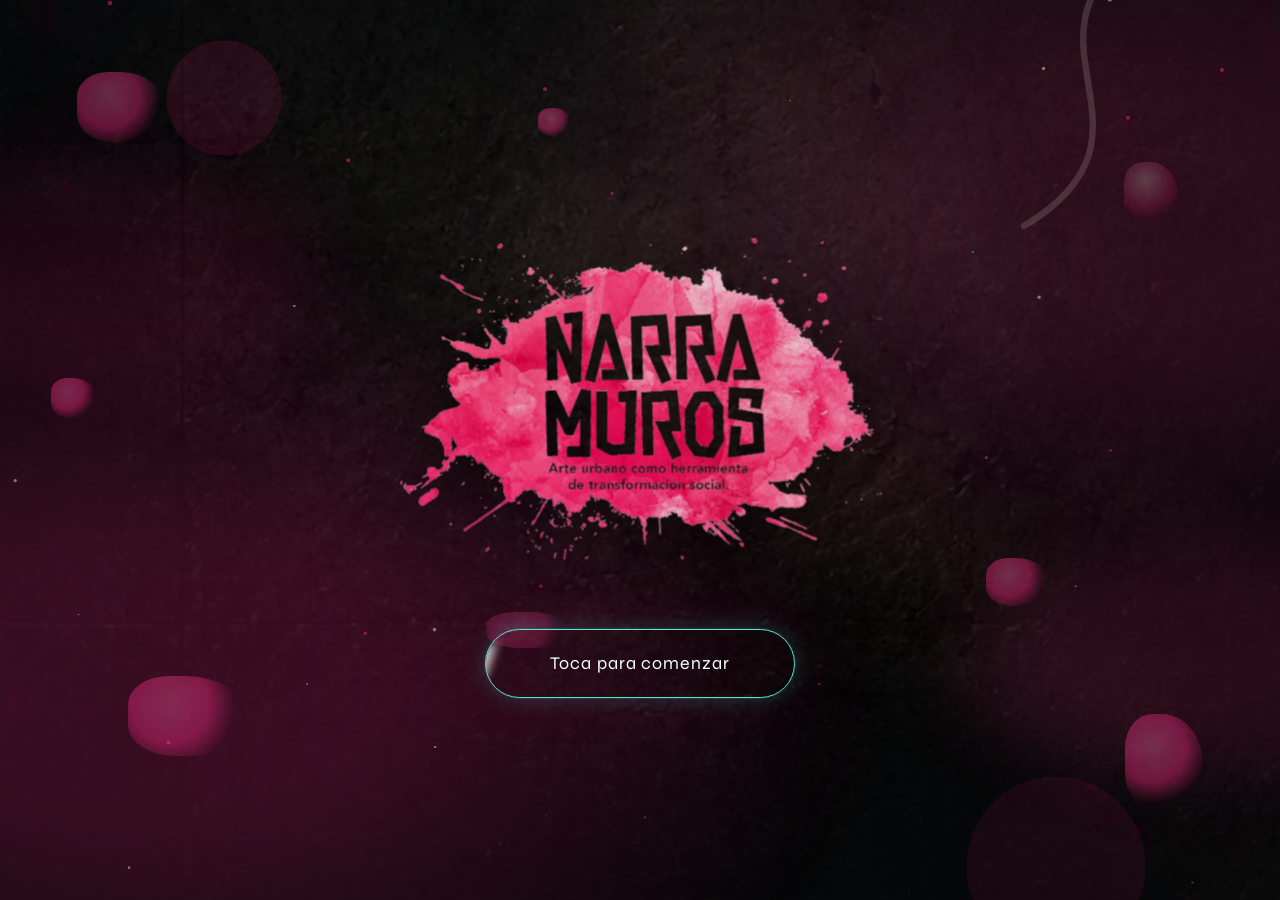
<file: index.html>
<!DOCTYPE html>
<html lang="es">
<head>
  <meta charset="UTF-8" />
  <meta name="viewport" content="width=device-width, initial-scale=1.0, viewport-fit=cover" />
  <meta name="theme-color" content="#07080a" />
  <meta name="apple-mobile-web-app-capable" content="yes" />
  <meta name="apple-mobile-web-app-status-bar-style" content="black-translucent" />
  <meta name="description" content="Museo virtual de arte urbano, graffiti y creación colectiva." />
  <title>Narra Muros | Museo Virtual</title>
  <link rel="icon" type="image/png" href="assets/img/logos/favicon.png" />
  <link rel="preconnect" href="https://fonts.googleapis.com" />
  <link rel="preconnect" href="https://fonts.gstatic.com" crossorigin />
  <link href="https://fonts.googleapis.com/css2?family=Manrope:wght@400;500;600;700&family=Rubik+Wet+Paint&family=Syne:wght@700;800&display=swap" rel="stylesheet" />
  <link rel="stylesheet" href="css/style.css" />
  <link rel="stylesheet" href="css/intro.css" />
</head>
<body>
  <div class="start-screen" id="start-screen">
    <div class="start-wall" aria-hidden="true">
      <img src="assets/img/logos/mural.jpeg" alt="" />
    </div>
    <div class="start-grime" aria-hidden="true"></div>
    <div class="start-brick" aria-hidden="true"></div>
    <div class="start-haze" aria-hidden="true"></div>
    <div class="neon-light neon-light--pink" aria-hidden="true"></div>
    <div class="neon-light neon-light--magenta" aria-hidden="true"></div>
    <div class="start-splats" aria-hidden="true">
      <i></i><i></i><i></i><i></i><i></i><i></i><i></i><i></i>
    </div>
    <div class="start-clouds" aria-hidden="true"></div>
    <svg class="start-scribbles" viewBox="0 0 400 700" preserveAspectRatio="xMidYMid slice" aria-hidden="true">
      <path d="M20 90 C80 70 40 140 110 120 C160 105 90 180 40 200" fill="none" stroke="#ff2e88" stroke-width="3" stroke-linecap="round"/>
      <path d="M300 80 C340 120 280 160 360 190 C310 220 370 250 320 280" fill="none" stroke="#f2ece0" stroke-width="2" opacity=".35" stroke-linecap="round"/>
      <path d="M30 520 C90 500 70 580 140 560 C40 600 120 640 60 660" fill="none" stroke="#ff4d9a" stroke-width="4" opacity=".4" stroke-linecap="round"/>
      <circle cx="70" cy="240" r="18" fill="#ff2e88" opacity=".25"/>
      <circle cx="330" cy="480" r="28" fill="#ff2e88" opacity=".18"/>
      <circle cx="350" cy="140" r="8" fill="#f2ece0" opacity=".2"/>
    </svg>
    <canvas class="start-fx" id="start-fx" aria-hidden="true"></canvas>
    <div class="start-sparks" aria-hidden="true"></div>
    <img class="start-logo" src="assets/img/logos/narramuros-logo.webp" alt="Narra Muros" />
    <button class="start-btn" id="start-btn" type="button"><span>Toca para comenzar</span></button>
  </div>

  <main class="intro" id="intro">
    <div class="camera" id="camera">
      <div class="wall-bg" id="wall-bg">
        <img src="assets/img/logos/mural.jpeg" alt="" />
        <div class="wall-grade" aria-hidden="true"></div>
        <div class="wall-depth" aria-hidden="true"></div>
      </div>

      <div class="urban-neons" aria-hidden="true">
        <span class="urban-neon urban-neon--cyan"></span>
        <span class="urban-neon urban-neon--pink"></span>
        <span class="urban-neon urban-neon--ground"></span>
      </div>

      <div class="scene">
        <canvas class="spray-canvas" id="spray-canvas"></canvas>
        <div class="scene-atmosphere" aria-hidden="true"></div>
        <div class="scene-glow" aria-hidden="true"></div>
        <div class="paint-glow" id="paint-glow" aria-hidden="true"></div>
        <div class="impact-ring" aria-hidden="true"></div>

        <div class="spray-can" id="spray-can">
          <div class="can-body" id="can-body">
            <span class="spray-cone" aria-hidden="true"></span>
            <span class="can-shine" aria-hidden="true"></span>
            <img src="assets/img/logos/lata.webp" alt="" />
          </div>
        </div>

        <div class="brand-lockup">
          <div class="logo-main" id="logo-main">
            <span class="logo-halo" aria-hidden="true"></span>
            <img src="assets/img/logos/narramuros-logo.webp" alt="Narra Muros — Arte urbano como herramienta de transformación social" />
          </div>

          <div class="drips" aria-hidden="true"></div>

          <svg class="tag-swoosh" viewBox="0 0 300 40" preserveAspectRatio="none" aria-hidden="true">
            <defs>
              <linearGradient id="swoosh-grad" x1="0" x2="1" y1="0" y2="0">
                <stop offset="0" stop-color="#14e0c4" />
                <stop offset="1" stop-color="#ff2e88" />
              </linearGradient>
            </defs>
            <path pathLength="1" d="M8 28 C 60 6, 110 38, 160 20 S 255 6, 292 18" />
          </svg>

          <div class="stickers">
            <div class="sticker sticker--disbo">
              <img src="assets/img/logos/disbo-logo.webp" alt="DISBo — Distrito de innovación social, Bogotá" />
            </div>
            <div class="sticker sticker--pcis">
              <img src="assets/img/logos/PCIS.webp" alt="PCIS — Parque Científico de Innovación Social" />
            </div>
            <div class="sticker sticker--raya">
              <img src="assets/img/logos/raya-logo.webp" alt="Raya" />
            </div>
          </div>
        </div>
      </div>
    </div>

    <div class="cinematic-flash" aria-hidden="true"></div>
    <div class="fade-overlay" aria-hidden="true"></div>
    <button class="skip-intro" id="skip-intro" type="button">Saltar intro</button>
  </main>

  <audio id="spray-audio" src="assets/audio/audio-lata.mp3" preload="auto"></audio>

  <script src="https://cdnjs.cloudflare.com/ajax/libs/gsap/3.12.5/gsap.min.js"></script>
  <script src="js/intro.js"></script>
</body>
</html>
</file>
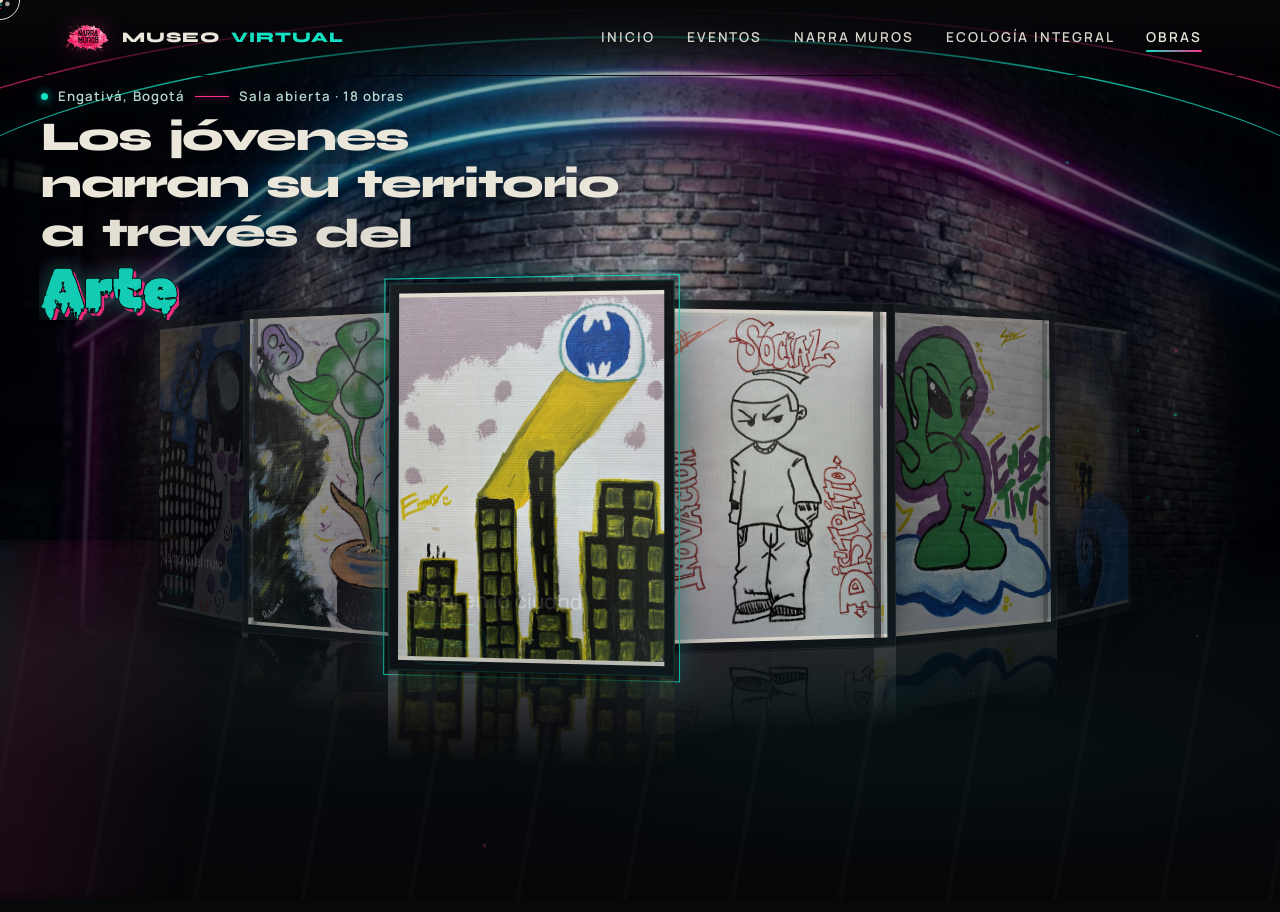
<file: museo.html>
<!doctype html>
<html lang="es" class="page-museo-root">
<head>
  <meta charset="utf-8">
  <meta name="viewport" content="width=device-width, initial-scale=1, viewport-fit=cover">
  <meta name="theme-color" content="#050608">
  <title>Sala de obras | Museo Virtual</title>
  <meta name="description" content="Sala inmersiva con las 18 obras creadas por jóvenes de Engativá en Narra Muros.">
  <script>
    try { if (sessionStorage.getItem("nm-curtain") === "1") { document.documentElement.classList.add("is-entering"); sessionStorage.removeItem("nm-curtain"); } } catch (e) {}
  </script>
  <link rel="icon" type="image/png" href="assets/img/logos/favicon.png">
  <link rel="preconnect" href="https://fonts.googleapis.com">
  <link rel="preconnect" href="https://fonts.gstatic.com" crossorigin>
  <link href="https://fonts.googleapis.com/css2?family=Manrope:wght@400;500;600;700;800&family=Rubik+Wet+Paint&family=Syne:wght@700;800&display=swap" rel="stylesheet">
  <link rel="stylesheet" href="css/style.css">
  <link rel="stylesheet" href="css/platform.css">
  <link rel="stylesheet" href="css/obras.css">
</head>
<body class="page-museo">
  <a class="skip-link" href="#galeria">Saltar a la galería</a>
  <div class="page-transition" aria-hidden="true"></div>

  <!-- ===== Callejón: pared, piso mojado, tubos de neón, niebla ===== -->
  <div class="alley" aria-hidden="true">
    <div class="alley__wall"></div>
    <div class="alley__neon alley__neon--cyan"></div>
    <div class="alley__neon alley__neon--magenta"></div>
    <div class="alley__floor"></div>
    <div class="alley__spot"></div>
    <div class="alley__mist"></div>
  </div>
  <canvas class="fx-canvas" aria-hidden="true"></canvas>

  <header class="site-header">
    <a class="brand" href="home.html?from=museum" aria-label="Narra Muros, Museo Virtual: inicio">
      <img src="assets/img/logos/narramuros-mark.webp" alt="" width="46" height="33">
      Museo <span>Virtual</span>
    </a>
    <button class="nav-toggle" type="button" data-nav-toggle aria-expanded="false" aria-controls="site-nav">
      <span data-nav-label>Menú</span><span class="nav-toggle__bars" aria-hidden="true"></span>
    </button>
    <nav class="site-nav" id="site-nav" data-site-nav aria-label="Navegación principal"></nav>
  </header>

  <main class="alley-main">

    <!-- ===== Bloque de título: arriba a la izquierda ===== -->
    <div class="alley-head">
      <p class="gallery-kicker">
        <span class="gallery-kicker__dot"></span>
        <span>Engativá, Bogotá</span>
        <i aria-hidden="true"></i>
        <span>Sala abierta · 18 obras</span>
      </p>

      <h1 class="alley-title" aria-label="Los jóvenes narran su territorio a través del arte">
        <span class="alley-title__line" aria-hidden="true">
          <span class="w"><b>Los</b></span>
          <span class="w"><b>jóvenes</b></span>
          <span class="w"><b>narran</b></span>
          <span class="w"><b>su</b></span>
          <span class="w"><b>territorio</b></span>
        </span>
        <span class="alley-title__line alley-title__line--tail" aria-hidden="true">
          <span class="w"><b>a</b></span>
          <span class="w"><b>través</b></span>
          <span class="w"><b>del</b></span>
        </span>
        <span class="alley-title__tag" aria-hidden="true"><span class="w"><b>Arte</b></span></span>
      </h1>
    </div>

    <!-- ===== Galería 3D circular ===== -->
    <section class="gallery" id="galeria" tabindex="-1" data-gallery aria-label="Galería de obras">
      <div class="gallery__stage" data-stage data-cursor="Arrastra">
        <div class="gallery__tilt" data-tilt>
          <div class="gallery__ring" data-ring></div>
        </div>
      </div>

      <div class="gallery__hud">
        <button class="hud__arrow" type="button" data-prev aria-label="Obra anterior">
          <svg viewBox="0 0 24 24" aria-hidden="true"><path d="M15 4 7 12l8 8"/></svg>
        </button>

        <div class="hud__meter">
          <div class="hud__count" aria-live="polite" aria-atomic="true"><span class="visually-hidden">Obra </span><span data-index>01</span><i aria-hidden="true">/</i><span class="visually-hidden"> de </span><span data-total>18</span></div>
          <div class="hud__track"><span data-progress></span></div>
          <p class="hud__hint">Gira el muro: arrastra, desliza o usa ← →. Toca la obra para verla completa.</p>
        </div>

        <button class="hud__arrow" type="button" data-next aria-label="Obra siguiente">
          <svg viewBox="0 0 24 24" aria-hidden="true"><path d="M9 4l8 8-8 8"/></svg>
        </button>
      </div>
    </section>
  </main>

  <!-- ===== Lightbox ===== -->
  <div class="lightbox" data-lightbox hidden>
    <div class="lightbox__card" role="dialog" aria-modal="true" aria-label="Obra ampliada">
      <button class="lightbox__close" type="button" data-lightbox-close aria-label="Cerrar">✕</button>
      <div class="lightbox__img"><img data-lightbox-img alt=""></div>
      <div class="lightbox__nav">
        <button class="icon-button" type="button" data-lightbox-prev aria-label="Obra anterior">
          <svg viewBox="0 0 24 24" aria-hidden="true"><path d="M15 4 7 12l8 8"/></svg>
        </button>
        <div class="lightbox__meta">
          <h2 data-lightbox-title></h2>
          <p data-lightbox-author></p>
        </div>
        <button class="icon-button" type="button" data-lightbox-next aria-label="Obra siguiente">
          <svg viewBox="0 0 24 24" aria-hidden="true"><path d="M9 4l8 8-8 8"/></svg>
        </button>
      </div>
    </div>
  </div>

  <script src="https://cdnjs.cloudflare.com/ajax/libs/gsap/3.12.5/gsap.min.js"></script>
  <script src="js/museo-data.js"></script>
  <script src="js/site.js"></script>
  <script src="js/obras.js"></script>
</body>
</html>
</file>
<file: css/style.css>
/* =========================================================
   NARRA MUROS — Sistema de diseño
   Tokens, base y componentes compartidos por todas las salas.
   ========================================================= */
:root {
  /* Color */
  --ink: #07080a;
  --ink-2: #0d1014;
  --ink-3: #14181e;
  --ink-4: #1d222a;
  --paper: #f2ece0;
  --paper-2: #d8d4cb;
  --muted: #a3abb4;
  --spray-cyan: #14e0c4;
  --spray-pink: #ff2e88;
  --amber: #ffb14d;
  --line: #ffffff14;
  --line-2: #ffffff29;
  --grad: linear-gradient(90deg, var(--spray-cyan), var(--spray-pink));

  /* Tipografía: display + texto + acento de spray (uso puntual) */
  --font-display: "Syne", system-ui, sans-serif;
  --font-body: "Manrope", system-ui, sans-serif;
  --font-tag: "Rubik Wet Paint", "Syne", sans-serif;
  --fs-label: .78rem;
  --fs-sm: .9375rem;
  --fs-base: 1.0625rem;
  --fs-lead: clamp(1.06rem, .98rem + .4vw, 1.25rem);
  --fs-h3: clamp(1.7rem, 1.25rem + 1.7vw, 2.8rem);
  --fs-h2: clamp(2.2rem, 1.35rem + 3.3vw, 4.6rem);
  --fs-h1: clamp(2.5rem, 1.3rem + 5.2vw, 6.8rem);

  /* Espacio y forma */
  --gutter: clamp(20px, 5vw, 88px);
  --section: clamp(88px, 14vh, 168px);
  --radius-sm: 12px;
  --radius: 22px;
  --radius-lg: 32px;
  --header-h: 76px;
  --safe-t: env(safe-area-inset-top, 0px);
  --safe-b: env(safe-area-inset-bottom, 0px);

  /* Movimiento */
  --ease-out: cubic-bezier(.16, 1, .3, 1);
  --ease-in-out: cubic-bezier(.65, 0, .35, 1);
  --dur-fast: .2s;
  --dur: .45s;
  --dur-slow: .9s;
}

*,
*::before,
*::after { box-sizing: border-box; }

html {
  background: var(--ink);
  overflow-x: clip;
  scroll-padding-top: calc(var(--header-h) + 12px);
}
@media (prefers-reduced-motion: no-preference) {
  html { scroll-behavior: smooth; }
}

html,
body {
  margin: 0;
  min-height: 100%;
  color: var(--paper);
  font-family: var(--font-body);
  font-size: var(--fs-base);
  line-height: 1.6;
  background: var(--ink);
  -webkit-font-smoothing: antialiased;
  text-rendering: optimizeLegibility;
  touch-action: manipulation;
  -webkit-tap-highlight-color: transparent;
}

body { overflow-x: hidden; }
body.is-locked { overflow: hidden; }

img,
video {
  max-width: 100%;
  display: block;
}

a { color: inherit; text-decoration: none; }
button { font: inherit; color: inherit; }
p { margin: 0 0 1em; }

::selection { background: var(--spray-cyan); color: var(--ink); }

:focus-visible {
  outline: 2px solid var(--spray-cyan);
  outline-offset: 3px;
  border-radius: 4px;
}

.visually-hidden {
  position: absolute !important;
  width: 1px; height: 1px;
  overflow: hidden;
  clip: rect(0 0 0 0);
  white-space: nowrap;
}

.skip-link {
  position: fixed;
  left: 12px;
  top: -60px;
  z-index: 100;
  padding: 12px 18px;
  border-radius: 999px;
  background: var(--spray-cyan);
  color: var(--ink);
  font-weight: 700;
  transition: top var(--dur-fast) ease;
}
.skip-link:focus { top: calc(12px + var(--safe-t)); }

/* ---------- Tipografía ---------- */
h1, h2, h3 {
  margin: 0;
  font-family: var(--font-display);
  font-weight: 800;
  letter-spacing: -.035em;
  line-height: 1;
  text-wrap: balance;
}

.eyebrow {
  display: inline-flex;
  align-items: center;
  gap: 12px;
  margin: 0 0 18px;
  color: var(--spray-cyan);
  font-size: var(--fs-label);
  font-weight: 700;
  letter-spacing: .2em;
  text-transform: uppercase;
}
.eyebrow::before {
  content: "";
  width: 28px;
  height: 2px;
  background: var(--grad);
  border-radius: 2px;
}

.lead {
  max-width: 38rem;
  color: var(--paper-2);
  font-size: var(--fs-lead);
  line-height: 1.65;
  text-wrap: pretty;
}

.tag-font {
  font-family: var(--font-tag);
  font-weight: 400;
  letter-spacing: .01em;
  background: var(--grad);
  -webkit-background-clip: text;
  background-clip: text;
  color: transparent;
}

/* ---------- Botones ---------- */
.button {
  --mx: 0px;
  --my: 0px;
  position: relative;
  isolation: isolate;
  overflow: hidden;
  display: inline-flex;
  align-items: center;
  justify-content: center;
  gap: 10px;
  min-height: 52px;
  padding: 14px 26px;
  border: 1px solid transparent;
  border-radius: 999px;
  background: var(--paper);
  color: var(--ink);
  font-size: .8rem;
  font-weight: 700;
  letter-spacing: .12em;
  text-transform: uppercase;
  white-space: nowrap;
  cursor: pointer;
  transform: translate3d(var(--mx), var(--my), 0);
  transition: transform var(--dur) var(--ease-out), box-shadow var(--dur) ease, border-color var(--dur) ease, color var(--dur) ease;
}
.button::before {
  content: "";
  position: absolute;
  inset: 0;
  z-index: -1;
  background: var(--grad);
  transform: translateY(101%);
  transition: transform var(--dur) var(--ease-out);
}
.button__icon {
  display: inline-grid;
  place-items: center;
  width: 18px;
  height: 18px;
  transition: transform var(--dur) var(--ease-out);
}
.button__icon svg,
.icon {
  width: 18px;
  height: 18px;
  fill: none;
  stroke: currentColor;
  stroke-width: 1.8;
  stroke-linecap: round;
  stroke-linejoin: round;
}
.button:hover { box-shadow: 0 14px 36px #14e0c42e, 0 6px 18px #ff2e8822; }
.button:hover::before,
.button:focus-visible::before { transform: translateY(0); }
.button:hover .button__icon { transform: translateX(4px); }
.button:active { transform: translate3d(var(--mx), var(--my), 0) scale(.97); }

.button--ghost {
  border-color: var(--line-2);
  background: #07080a66;
  color: var(--paper);
  backdrop-filter: blur(10px);
}
.button--ghost:hover { border-color: transparent; color: var(--ink); }

.icon-button {
  display: inline-grid;
  place-items: center;
  width: 48px;
  height: 48px;
  border: 1px solid var(--line-2);
  border-radius: 50%;
  background: #07080a99;
  color: var(--paper);
  cursor: pointer;
  transition: background var(--dur-fast) ease, color var(--dur-fast) ease, border-color var(--dur-fast) ease, transform var(--dur-fast) ease;
}
.icon-button:hover { background: var(--paper); color: var(--ink); border-color: var(--paper); }
.icon-button:active { transform: scale(.94); }

/* ---------- Cabecera ---------- */
.site-header {
  position: fixed;
  inset: 0 0 auto;
  z-index: 50;
  display: flex;
  align-items: center;
  justify-content: space-between;
  gap: 16px;
  min-height: calc(var(--header-h) + var(--safe-t));
  padding: var(--safe-t) var(--gutter) 0;
  transition: transform .5s var(--ease-out), background .4s ease, border-color .4s ease;
  border-bottom: 1px solid transparent;
}
.site-header::before {
  content: "";
  position: absolute;
  inset: 0;
  z-index: -1;
  background: linear-gradient(180deg, #07080acc, #07080a00);
  transition: opacity .4s ease;
}
.site-header.is-scrolled {
  background: #07080ad9;
  backdrop-filter: blur(16px) saturate(1.2);
  border-bottom-color: var(--line);
}
.site-header.is-scrolled::before { opacity: 0; }
.site-header.is-hidden { transform: translateY(-100%); }
/* El menú es fixed dentro de la cabecera: sin transform ni backdrop-filter
   mientras está abierto, para que cubra toda la pantalla. */
.nav-open .site-header {
  transform: none;
  backdrop-filter: none;
  background: transparent;
  border-bottom-color: transparent;
}

.brand {
  position: relative;
  z-index: 2;
  display: inline-flex;
  align-items: center;
  gap: 12px;
  min-height: 48px;
  font-family: var(--font-display);
  font-size: .86rem;
  font-weight: 800;
  letter-spacing: .06em;
  text-transform: uppercase;
}
.brand img {
  width: 46px;
  height: auto;
  filter: drop-shadow(0 0 12px #ff2e8855);
  transition: transform var(--dur) var(--ease-out);
}
.brand:hover img { transform: rotate(-6deg) scale(1.06); }
.brand span { color: var(--spray-cyan); }

.site-nav {
  display: flex;
  align-items: center;
  gap: 4px;
}
.site-nav a {
  position: relative;
  display: inline-flex;
  align-items: center;
  min-height: 48px;
  padding: 0 14px;
  color: var(--paper-2);
  font-size: .8rem;
  font-weight: 600;
  letter-spacing: .14em;
  text-transform: uppercase;
  transition: color var(--dur-fast) ease;
}
.site-nav a i { display: none; }
.site-nav a::after {
  content: "";
  position: absolute;
  left: 14px;
  right: 14px;
  bottom: 10px;
  height: 2px;
  border-radius: 2px;
  background: var(--grad);
  transform: scaleX(0);
  transform-origin: right;
  transition: transform var(--dur) var(--ease-out);
}
.site-nav a:hover { color: var(--paper); }
.site-nav a:hover::after,
.site-nav a[aria-current="page"]::after { transform: scaleX(1); transform-origin: left; }
.site-nav a[aria-current="page"] { color: var(--paper); }
.site-nav__foot { display: none; }

.nav-toggle {
  position: relative;
  z-index: 2;
  display: none;
  align-items: center;
  gap: 12px;
  min-height: 48px;
  padding: 0 6px 0 18px;
  border: 1px solid var(--line-2);
  border-radius: 999px;
  background: #07080a99;
  backdrop-filter: blur(10px);
  font-size: .75rem;
  font-weight: 700;
  letter-spacing: .16em;
  text-transform: uppercase;
  cursor: pointer;
}
.nav-toggle__bars {
  position: relative;
  display: block;
  width: 36px;
  height: 36px;
  border-radius: 50%;
  background: var(--paper);
}
.nav-toggle__bars::before,
.nav-toggle__bars::after {
  content: "";
  position: absolute;
  left: 10px;
  right: 10px;
  height: 2px;
  background: var(--ink);
  transition: transform var(--dur) var(--ease-out), top var(--dur) var(--ease-out);
}
.nav-toggle__bars::before { top: 14px; }
.nav-toggle__bars::after { top: 20px; }
.nav-open .nav-toggle__bars::before { top: 17px; transform: rotate(45deg); }
.nav-open .nav-toggle__bars::after { top: 17px; transform: rotate(-45deg); }

@media (max-width: 1080px) {
  .nav-toggle { display: inline-flex; }
  .site-nav {
    position: fixed;
    inset: 0;
    z-index: 1;
    flex-direction: column;
    align-items: stretch;
    justify-content: center;
    gap: 0;
    padding: calc(var(--header-h) + var(--safe-t) + 16px) var(--gutter) calc(32px + var(--safe-b));
    background:
      radial-gradient(circle at 85% 12%, #ff2e8826, transparent 42%),
      radial-gradient(circle at 10% 90%, #14e0c41f, transparent 40%),
      var(--ink);
    clip-path: circle(0% at calc(100% - 48px) 40px);
    visibility: hidden;
    transition: clip-path .7s var(--ease-in-out), visibility 0s linear .7s;
  }
  .nav-open .site-nav {
    clip-path: circle(150% at calc(100% - 48px) 40px);
    visibility: visible;
    transition: clip-path .7s var(--ease-in-out), visibility 0s;
  }
  .site-nav a {
    gap: 16px;
    min-height: 64px;
    padding: 8px 0;
    border-bottom: 1px solid var(--line);
    color: var(--paper);
    font-family: var(--font-display);
    font-size: clamp(1.7rem, 7vw, 2.6rem);
    font-weight: 800;
    letter-spacing: -.02em;
    text-transform: none;
    opacity: 0;
    transform: translateY(24px);
    transition: opacity .5s ease, transform .6s var(--ease-out), color var(--dur-fast) ease;
  }
  .site-nav a i {
    display: inline;
    min-width: 2.2em;
    color: var(--spray-pink);
    font-family: var(--font-body);
    font-size: .8rem;
    font-style: normal;
    font-weight: 700;
    letter-spacing: .12em;
  }
  .site-nav a::after { display: none; }
  .site-nav a[aria-current="page"] { color: var(--spray-cyan); }
  .nav-open .site-nav a { opacity: 1; transform: none; transition-delay: calc(.18s + var(--i, 0) * 60ms); }
  .site-nav__foot {
    display: block;
    margin: 28px 0 0;
    color: var(--muted);
    font-size: var(--fs-label);
    letter-spacing: .16em;
    text-transform: uppercase;
    opacity: 0;
    transition: opacity .5s ease .5s;
  }
  .nav-open .site-nav__foot { opacity: 1; }
}

/* ---------- Cursor de spray (solo mouse): aro + punto, sin flecha nativa ---------- */
.has-spray-cursor,
.has-spray-cursor * { cursor: none !important; }
.cursor-dot {
  position: fixed;
  left: 0;
  top: 0;
  z-index: 96;
  width: 6px;
  height: 6px;
  margin: -3px 0 0 -3px;
  border-radius: 50%;
  background: var(--paper);
  mix-blend-mode: difference;
  pointer-events: none;
  opacity: 0;
  transition: opacity .2s ease, transform 0s;
}
.cursor-dot.is-visible { opacity: 1; }
.spray-trail {
  position: fixed;
  inset: 0;
  z-index: 94;
  width: 100%;
  height: 100%;
  pointer-events: none;
}
.cursor-ring {
  position: fixed;
  left: 0;
  top: 0;
  z-index: 95;
  display: grid;
  place-items: center;
  width: 40px;
  height: 40px;
  margin: -20px 0 0 -20px;
  border: 1.5px solid var(--paper);
  border-radius: 50%;
  color: var(--ink);
  font-size: .62rem;
  font-weight: 800;
  letter-spacing: .14em;
  text-transform: uppercase;
  pointer-events: none;
  mix-blend-mode: difference;
  opacity: 0;
  transition: width .35s var(--ease-out), height .35s var(--ease-out), margin .35s var(--ease-out),
    background-color .3s ease, border-color .3s ease, opacity .3s ease, mix-blend-mode 0s;
}
.cursor-ring.is-visible { opacity: 1; }
.cursor-ring.is-hover {
  width: 64px;
  height: 64px;
  margin: -32px 0 0 -32px;
  border-color: transparent;
  background: var(--paper);
}
.cursor-ring.is-label {
  width: 84px;
  height: 84px;
  margin: -42px 0 0 -42px;
  border-color: transparent;
  background: var(--grad);
  mix-blend-mode: normal;
  box-shadow: 0 0 30px #ff2e8866;
}
.cursor-ring.is-down { width: 28px; height: 28px; margin: -14px 0 0 -14px; }
.cursor-ring span { opacity: 0; transition: opacity .2s ease; }
.cursor-ring.is-label span { opacity: 1; }

/* ---------- Progreso de scroll ---------- */
.scroll-progress {
  position: fixed;
  inset: 0 0 auto;
  z-index: 60;
  height: 3px;
  background: var(--grad);
  transform: scaleX(0);
  transform-origin: left;
  pointer-events: none;
}

/* ---------- Transición entre páginas: cortina de pintura ---------- */
.page-transition {
  position: fixed;
  inset: 0;
  z-index: 90;
  pointer-events: none;
}
.page-transition::before,
.page-transition::after {
  content: "";
  position: absolute;
  inset: 0;
  transform: scaleY(0);
  transform-origin: bottom;
}
.page-transition::before { background: var(--grad); }
.page-transition::after { background: var(--ink); }
.page-transition.is-active { pointer-events: all; }
.page-transition.is-active::before { animation: curtain-in .55s var(--ease-in-out) forwards; }
.page-transition.is-active::after { animation: curtain-in .55s var(--ease-in-out) .12s forwards; }
.is-entering .page-transition::before,
.is-entering .page-transition::after { transform: scaleY(1); transform-origin: top; }
.is-entering .page-transition::after { animation: curtain-out .7s var(--ease-in-out) .05s forwards; }
.is-entering .page-transition::before { animation: curtain-out .7s var(--ease-in-out) .18s forwards; }

@keyframes curtain-in { from { transform: scaleY(0); } to { transform: scaleY(1); } }
@keyframes curtain-out { from { transform: scaleY(1); } to { transform: scaleY(0); } }

/* ---------- Secciones ---------- */
.section {
  position: relative;
  z-index: 1;
  padding: var(--section) var(--gutter);
}

.section-heading {
  display: flex;
  justify-content: space-between;
  align-items: end;
  gap: 24px 48px;
  margin-bottom: clamp(36px, 6vh, 64px);
}
.section-heading h2 { font-size: var(--fs-h2); max-width: 14ch; }
.section-heading .lead { margin: 20px 0 0; }

/* ---------- Revelados (site.js añade .is-in) ---------- */
.js [data-reveal] {
  opacity: 0;
  transform: translate3d(0, 36px, 0);
  transition: opacity .9s ease, transform 1.1s var(--ease-out);
  transition-delay: var(--d, 0s);
}
.js [data-reveal].is-in { opacity: 1; transform: none; }

.js [data-reveal="clip"] {
  opacity: 1;
  transform: none;
  clip-path: inset(14% 10% 14% 10% round var(--radius-lg));
  transition: clip-path 1.3s var(--ease-out);
  transition-delay: var(--d, 0s);
}
.js [data-reveal="clip"] img:not([data-parallax]) { transform: scale(1.2); transition: transform 1.6s var(--ease-out); }
.js [data-reveal="clip"].is-in { clip-path: inset(0 0 0 0 round var(--radius-lg)); }
.js [data-reveal="clip"].is-in img:not([data-parallax]) { transform: scale(1); }

.split-word {
  display: inline-block;
  overflow: hidden;
  padding-bottom: .08em;
  margin-bottom: -.08em;
  vertical-align: top;
}
.split-word > span { display: inline-block; }
.js [data-split] .split-word > span {
  transform: translate3d(0, 105%, 0);
  transition: transform 1s var(--ease-out);
  transition-delay: calc(var(--d, 0s) + var(--i, 0) * 45ms);
}
.js [data-split].is-in .split-word > span { transform: none; }

/* ---------- Pie ---------- */
.site-footer {
  position: relative;
  z-index: 1;
  padding: clamp(56px, 9vh, 96px) var(--gutter) calc(28px + var(--safe-b));
  border-top: 1px solid var(--line);
  background: var(--ink-2);
  color: var(--muted);
}
.footer__grid {
  display: grid;
  grid-template-columns: 1.4fr 1fr 1fr;
  gap: 40px;
}
.footer__brand img { width: 120px; height: auto; margin-bottom: 18px; }
.footer__brand p { max-width: 30ch; margin: 0; color: var(--paper-2); }
.footer__title {
  margin: 0 0 14px;
  color: var(--paper);
  font-size: var(--fs-label);
  font-weight: 700;
  letter-spacing: .18em;
  text-transform: uppercase;
}
.footer__links { display: grid; gap: 2px; margin: 0; padding: 0; list-style: none; }
.footer__links a {
  display: inline-flex;
  min-height: 40px;
  align-items: center;
  color: var(--paper-2);
  transition: color var(--dur-fast) ease, transform var(--dur-fast) ease;
}
.footer__links a:hover { color: var(--spray-cyan); transform: translateX(4px); }
.footer__bottom {
  display: flex;
  flex-wrap: wrap;
  justify-content: space-between;
  align-items: center;
  gap: 16px;
  margin-top: 48px;
  padding-top: 24px;
  border-top: 1px solid var(--line);
  font-size: var(--fs-label);
  letter-spacing: .14em;
  text-transform: uppercase;
}

@media (max-width: 900px) {
  :root { --header-h: 68px; }
  .section-heading { flex-direction: column; align-items: start; }
  .footer__grid { grid-template-columns: 1fr 1fr; }
  .footer__brand { grid-column: 1 / -1; }
}

@media (max-width: 520px) {
  .brand { font-size: .78rem; gap: 10px; }
  .brand img { width: 40px; }
  .nav-toggle { padding-left: 6px; }
  .nav-toggle [data-nav-label] {
    position: absolute;
    width: 1px; height: 1px;
    overflow: hidden;
    clip: rect(0 0 0 0);
    white-space: nowrap;
  }
  .button { min-height: 50px; padding: 14px 20px; font-size: .78rem; letter-spacing: .1em; }
}

@media (prefers-reduced-motion: reduce) {
  *, *::before, *::after {
    animation-duration: .01ms !important;
    animation-iteration-count: 1 !important;
    transition-duration: .01ms !important;
    transition-delay: 0s !important;
  }
  .js [data-reveal],
  .js [data-split] .split-word > span { opacity: 1; transform: none; }
  .js [data-reveal="clip"] { clip-path: none; }
  .js [data-reveal="clip"] img { transform: none; }
}
</file>
<file: css/intro.css>
/* ============ css/intro.css ============ */

/* ---- Pantalla de inicio ---- */
.start-screen {
  position: fixed;
  inset: 0;
  z-index: 20;
  background: #050709;
  display: flex;
  flex-direction: column;
  align-items: center;
  justify-content: center;
  gap: clamp(28px, 6vh, 56px);
  padding: 24px;
  overflow: hidden;
  isolation: isolate;
  --parallax-x: 0px;
  --parallax-y: 0px;
}

.start-wall {
  position: absolute;
  inset: -10%;
  z-index: 0;
  pointer-events: none;
}

.start-wall img {
  width: 100%;
  height: 100%;
  object-fit: cover;
  filter: brightness(.42) saturate(1.05) contrast(1.18);
  transform: scale(1.14);
  animation: wall-drift 24s ease-in-out infinite alternate;
}

@keyframes wall-drift {
  from { transform: scale(1.14) translate3d(-2%, 1%, 0); }
  to { transform: scale(1.2) translate3d(2%, -1.5%, 0); }
}

.start-grime {
  position: absolute;
  inset: 0;
  z-index: 0;
  pointer-events: none;
  background:
    radial-gradient(ellipse at 50% 42%, #05070955 0 22%, #050709d4 78%),
    repeating-linear-gradient(0deg, transparent 0 19px, #0000001a 20px);
}

.start-brick {
  position: absolute;
  inset: 0;
  z-index: 0;
  pointer-events: none;
  opacity: .18;
  background-image:
    linear-gradient(#ffffff0d 1px, transparent 1px),
    linear-gradient(90deg, #ffffff0a 1px, transparent 1px);
  background-size: 86px 32px, 86px 32px;
  mix-blend-mode: overlay;
  animation: brick-shift 32s linear infinite;
}

@keyframes brick-shift {
  from { background-position: 0 0, 0 0; }
  to { background-position: 86px 32px, 86px 0; }
}

.start-blobs {
  position: absolute;
  inset: 0;
  z-index: 0;
  pointer-events: none;
  opacity: .55;
  background:
    radial-gradient(ellipse 180px 90px at 12% 22%, #ff2e8855 0 20%, transparent 70%),
    radial-gradient(ellipse 140px 120px at 88% 78%, #ff2e8838 0 18%, transparent 68%),
    radial-gradient(ellipse 90px 70px at 76% 16%, #f2ece018 0 30%, transparent 70%),
    radial-gradient(ellipse 70px 40px at 22% 84%, #ff2e882e 0 40%, transparent 72%);
  animation: blobs-drift 9s ease-in-out infinite alternate;
  filter: blur(1px);
}

@keyframes blobs-drift {
  from { transform: translate3d(-1%, 0, 0) scale(1); }
  to { transform: translate3d(1.5%, -1%, 0) scale(1.04); }
}

.start-tags {
  position: absolute;
  inset: 0;
  z-index: 0;
  pointer-events: none;
  opacity: .32;
  background:
    linear-gradient(128deg, transparent 0 9%, #ff2e8844 9.12% 9.32%, transparent 9.55%),
    linear-gradient(16deg, transparent 0 74%, #f2ece026 74.1% 74.35%, transparent 74.7%),
    linear-gradient(72deg, transparent 0 91%, #ff2e8828 91.1% 91.3%, transparent 91.6%);
  animation: tags-pulse 7s ease-in-out infinite alternate;
}

@keyframes tags-pulse { from { opacity: .16; } to { opacity: .4; } }

.start-drips {
  position: absolute;
  inset: 0;
  z-index: 0;
  pointer-events: none;
  background:
    linear-gradient(#ff2e88 0 0) 14% 8% / 3px 0 no-repeat,
    linear-gradient(#ff4d9a 0 0) 83% 4% / 2px 0 no-repeat,
    linear-gradient(#c4185c 0 0) 41% 0 / 4px 0 no-repeat;
  animation: city-drips 5.4s ease-in infinite;
}

@keyframes city-drips {
  0% { background-size: 3px 0, 2px 0, 4px 0; opacity: .15; }
  45% { background-size: 3px 28vh, 2px 18vh, 4px 34vh; opacity: .55; }
  100% { background-size: 3px 52vh, 2px 36vh, 4px 58vh; opacity: 0; }
}

.start-splats {
  position: absolute;
  inset: 0;
  z-index: 0;
  pointer-events: none;
}

.start-splats i {
  position: absolute;
  display: block;
  border-radius: 40% 60% 55% 45%;
  background: radial-gradient(circle at 35% 35%, #ff6ba8, #ff2e88 42%, transparent 70%);
  opacity: .38;
  filter: blur(.4px);
  animation: splat-pop 5.5s ease-in-out infinite;
}

.start-splats i:nth-child(1) { width: 90px; height: 70px; top: 8%; left: 6%; animation-delay: 0s; }
.start-splats i:nth-child(2) { width: 54px; height: 62px; top: 18%; right: 8%; animation-delay: .7s; background: radial-gradient(circle at 40% 30%, #f2ece0aa, #ff2e8866 50%, transparent 72%); }
.start-splats i:nth-child(3) { width: 120px; height: 80px; bottom: 16%; left: 10%; animation-delay: 1.2s; }
.start-splats i:nth-child(4) { width: 46px; height: 40px; top: 42%; left: 4%; animation-delay: 1.8s; }
.start-splats i:nth-child(5) { width: 78px; height: 96px; bottom: 10%; right: 6%; animation-delay: .4s; }
.start-splats i:nth-child(6) { width: 34px; height: 28px; top: 12%; left: 42%; animation-delay: 2.1s; }
.start-splats i:nth-child(7) { width: 64px; height: 48px; top: 62%; right: 18%; animation-delay: 1.4s; }
.start-splats i:nth-child(8) { width: 88px; height: 36px; bottom: 28%; left: 38%; animation-delay: .9s; opacity: .22; }

@keyframes splat-pop {
  0%, 100% { transform: scale(1) rotate(-8deg); opacity: .28; }
  50% { transform: scale(1.12) rotate(6deg); opacity: .5; }
}

.start-clouds {
  position: absolute;
  inset: -15%;
  z-index: 0;
  pointer-events: none;
  background:
    radial-gradient(ellipse at 20% 70%, #ff2e8833 0 12%, transparent 38%),
    radial-gradient(ellipse at 80% 30%, #ff2e8826 0 10%, transparent 36%);
  filter: blur(28px);
  animation: haze-breathe 8s ease-in-out infinite alternate;
}

.start-scribbles {
  position: absolute;
  inset: 0;
  z-index: 0;
  width: 100%;
  height: 100%;
  pointer-events: none;
  opacity: .45;
  animation: tags-pulse 8s ease-in-out infinite alternate;
}

.start-fx {
  position: absolute;
  inset: 0;
  z-index: 0;
  width: 100%;
  height: 100%;
  pointer-events: none;
}

.start-screen::after {
  background-image:
    linear-gradient(108deg, transparent 0 34%, #ff2e880c 43%, transparent 52%),
    linear-gradient(74deg, transparent 0 62%, #ff2e880a 70%, transparent 78%),
    radial-gradient(2px 2px at 12% 18%, var(--spray-pink) 0%, transparent 60%),
    radial-gradient(2px 2px at 86% 22%, #f2ece0 0%, transparent 60%),
    radial-gradient(1.5px 1.5px at 72% 76%, var(--paper) 0%, transparent 60%);
  background-size: 150% 100%, 180% 100%, 100% 100%, 100% 100%, 100% 100%;
  animation: light-sweep 16s ease-in-out infinite alternate;
}

@keyframes light-sweep {
  from { background-position: -30% 0, 30% 0, 0 0, 0 0, 0 0; }
  to { background-position: 30% 0, -30% 0, 0 0, 0 0, 0 0; }
}

.start-haze,
.neon-light,
.start-sparks {
  position: absolute;
  pointer-events: none;
  will-change: transform, opacity;
}

.urban-grid {
  inset: 0;
  z-index: 0;
  opacity: .34;
  background:
    linear-gradient(90deg, transparent 0 9%, #14e0c410 9.2% 9.35%, transparent 9.5% 28%, #ffffff08 28.2% 28.35%, transparent 28.5% 100%),
    linear-gradient(0deg, transparent 0 17%, #ff2e8812 17.2% 17.35%, transparent 17.5% 47%, #ffffff06 47.2% 47.35%, transparent 47.5% 100%);
  background-size: 260px 100%, 100% 210px;
  transform: perspective(500px) rotateX(62deg) translate3d(var(--parallax-x), 34vh, 0) scale(1.7);
  transform-origin: center bottom;
  animation: grid-drift 18s linear infinite;
}

.urban-splashes {
  inset: 0;
  z-index: 0;
  opacity: .36;
  background:
    radial-gradient(ellipse at 7% 23%, transparent 0 7%, #ff2e8822 7.2% 7.35%, transparent 7.6%),
    radial-gradient(ellipse at 93% 66%, transparent 0 6%, #14e0c426 6.2% 6.35%, transparent 6.7%),
    linear-gradient(118deg, transparent 0 18%, #f2ece012 18.2% 18.35%, transparent 18.6%),
    linear-gradient(61deg, transparent 0 77%, #ff2e8817 77.2% 77.35%, transparent 77.7%);
  animation: splash-flicker 5.5s ease-in-out infinite alternate;
}

@keyframes grid-drift { from { background-position: 0 0, 0 0; } to { background-position: 130px 0, 0 210px; } }
@keyframes splash-flicker { from { opacity: .18; transform: scale(1); } to { opacity: .46; transform: scale(1.03); } }

.start-haze {
  inset: -18%;
  z-index: 0;
  opacity: .3;
  background:
    radial-gradient(ellipse at 52% 36%, #b7fff31c 0 8%, transparent 34%),
    radial-gradient(ellipse at 42% 70%, #ff2e8814 0 5%, transparent 32%);
  filter: blur(26px);
  animation: haze-breathe 11s ease-in-out infinite alternate;
}

.neon-light {
  z-index: 0;
  width: 42vw;
  height: 18vw;
  max-width: 520px;
  max-height: 220px;
  border-radius: 50%;
  opacity: .14;
  filter: blur(42px);
  transform: translate3d(var(--parallax-x), var(--parallax-y), 0);
}

.neon-light--pink { background: var(--spray-pink); right: -16%; bottom: 14%; animation: light-drift-b 19s ease-in-out infinite alternate; }
.neon-light--magenta { background: #c4185c; top: 18%; left: -12%; width: 38vw; animation: light-drift-a 17s ease-in-out infinite alternate; }

.start-sparks {
  inset: 0;
  z-index: 0;
  opacity: .42;
  background-image:
    radial-gradient(circle at 23% 34%, #f2ece0 0 1px, transparent 1.5px),
    radial-gradient(circle at 76% 28%, var(--spray-cyan) 0 1px, transparent 1.5px),
    radial-gradient(circle at 64% 76%, var(--spray-pink) 0 1px, transparent 1.5px),
    radial-gradient(circle at 34% 83%, #f2ece0 0 1px, transparent 1.5px);
  animation: sparks-breathe 4.5s ease-in-out infinite alternate;
}

@keyframes haze-breathe { from { transform: translate3d(-2%, 1%, 0) scale(1); } to { transform: translate3d(2%, -2%, 0) scale(1.08); } }
@keyframes light-drift-a { from { transform: translate3d(var(--parallax-x), var(--parallax-y), 0) rotate(-8deg); } to { transform: translate3d(calc(var(--parallax-x) + 9vw), calc(var(--parallax-y) + 5vh), 0) rotate(8deg); } }
@keyframes light-drift-b { from { transform: translate3d(var(--parallax-x), var(--parallax-y), 0) rotate(8deg); } to { transform: translate3d(calc(var(--parallax-x) - 8vw), calc(var(--parallax-y) - 4vh), 0) rotate(-8deg); } }
@keyframes sparks-breathe { from { opacity: .22; transform: translate3d(0, 4px, 0); } to { opacity: .58; transform: translate3d(0, -4px, 0); } }

/* Polvo de spray flotando de fondo, puro CSS */
.start-screen::before,
.start-screen::after {
  content: '';
  position: absolute;
  inset: -20%;
  z-index: 0;
  pointer-events: none;
  background-image:
    radial-gradient(2px 2px at 10% 20%, var(--spray-cyan) 0%, transparent 60%),
    radial-gradient(2px 2px at 80% 15%, var(--spray-pink) 0%, transparent 60%),
    radial-gradient(1.5px 1.5px at 40% 70%, var(--spray-cyan) 0%, transparent 60%),
    radial-gradient(2px 2px at 65% 85%, var(--spray-pink) 0%, transparent 60%),
    radial-gradient(1.5px 1.5px at 25% 45%, var(--paper) 0%, transparent 60%),
    radial-gradient(1.5px 1.5px at 90% 60%, var(--spray-cyan) 0%, transparent 60%);
  background-size: 100% 100%;
  opacity: 0.35;
  animation: dust-drift 18s linear infinite;
}
.start-screen::after {
  animation-duration: 26s;
  animation-direction: reverse;
  opacity: 0.3;
}

@keyframes dust-drift {
  0%   { transform: translate(0, 0) scale(1); }
  50%  { transform: translate(-3%, 4%) scale(1.05); }
  100% { transform: translate(0, 0) scale(1); }
}

.start-logo {
  position: relative;
  z-index: 1;
  width: min(520px, 86vw);
  height: auto;
  opacity: 0;
  filter: drop-shadow(0 18px 34px #000000a0);
  transform: translate3d(0, 8px, 0) scale(.96);
  will-change: opacity, transform;
  animation: logo-breathe 4.8s ease-in-out infinite;
}

@keyframes logo-breathe {
  0%, 100% { filter: drop-shadow(0 18px 34px #000000a0) drop-shadow(0 0 0 #ff2e8800); }
  50% { filter: drop-shadow(0 20px 38px #000000b8) drop-shadow(0 0 22px #ff2e8848); }
}

.start-btn {
  position: relative;
  z-index: 1;
  min-width: min(76vw, 310px);
  padding: 19px 48px;
  border: 1px solid color-mix(in srgb, var(--spray-cyan) 75%, white);
  border-radius: 999px;
  background: transparent;
  font-family: var(--font-display);
  font-size: clamp(0.9rem, 1.8vw, 1.05rem);
  letter-spacing: 0.05em;
  color: var(--spray-cyan);
  cursor: pointer;
  overflow: hidden;
  opacity: 0;
  box-shadow: 0 0 0 1px #ffffff12, 0 0 22px #14e0c438, 0 0 54px #ff2e8818;
  will-change: opacity, transform;
  isolation: isolate;
  transform: translate3d(0, 0, 0);
  transition: transform .25s ease, box-shadow .25s ease, border-color .25s ease;
  animation: button-energy 2.8s ease-in-out infinite;
}

@keyframes button-energy {
  0%, 100% { box-shadow: 0 0 0 1px #ffffff12, 0 0 22px #14e0c438, 0 0 54px #ff2e8818; }
  50% { box-shadow: 0 0 0 1px #dffff855, 0 0 30px #14e0c477, 0 0 76px #ff2e8838; }
}

.start-btn::after {
  content: '';
  position: absolute;
  inset: 50%;
  z-index: -1;
  width: 20px;
  height: 20px;
  border: 1px solid #dffff8aa;
  border-radius: 50%;
  opacity: 0;
  transform: translate(-50%, -50%) scale(.2);
}

.start-btn:hover,
.start-btn:focus-visible { transform: translate3d(0, -2px, 0); box-shadow: 0 0 0 1px #ffffff14, 0 0 38px #14e0c45c; border-color: #f2fffc; }
.start-screen.is-pressed .start-btn { transform: translate3d(0, 1px, 0) scale(.97); }
.start-screen.is-pressed .start-btn::after { animation: tap-ripple .7s ease-out; }
@keyframes tap-ripple { from { opacity: .8; transform: translate(-50%, -50%) scale(.2); } to { opacity: 0; transform: translate(-50%, -50%) scale(14); } }

/* Relleno de color que "llena" el botón */
.start-btn::before {
  content: '';
  position: absolute;
  inset: 0;
  z-index: -1;
  background: linear-gradient(90deg, var(--spray-cyan), var(--spray-pink));
  transform: translateX(-100%);
  animation: btn-fill 2.2s ease-in-out infinite;
}

@keyframes btn-fill {
  0%   { transform: translateX(-100%); }
  45%  { transform: translateX(0%); }
  55%  { transform: translateX(0%); }
  100% { transform: translateX(100%); }
}

.start-btn span {
  position: relative;
  color: #f4fffd;
}

.start-btn span::after {
  content: '';
  position: absolute;
  top: -35%;
  bottom: -35%;
  left: -55%;
  width: 22%;
  background: #ffffffb8;
  transform: skewX(-18deg);
  filter: blur(5px);
  animation: button-glint 2.6s ease-in-out infinite;
}

@keyframes button-glint {
  0%, 38% { transform: translate3d(-30px, 0, 0) skewX(-18deg); opacity: 0; }
  52% { opacity: .9; }
  70%, 100% { transform: translate3d(250px, 0, 0) skewX(-18deg); opacity: 0; }
}

.start-screen.is-hidden {
  pointer-events: none;
}

.skip-intro {
  position: fixed;
  right: max(16px, env(safe-area-inset-right));
  top: max(16px, env(safe-area-inset-top));
  z-index: 12;
  min-height: 44px;
  padding: 10px 16px;
  border: 1px solid #ffffff2e;
  border-radius: 999px;
  background: #07080acc;
  color: #f2ece0;
  letter-spacing: .16em;
  text-transform: uppercase;
  font-size: .68rem;
  font-family: var(--font-body, inherit);
  opacity: 0;
  pointer-events: none;
}

.skip-intro.is-visible {
  opacity: 1;
  pointer-events: auto;
}

/* ---- Escenario principal ---- */
.intro {
  position: relative;
  width: 100%;
  height: 100svh;
  overflow: hidden;
  background: #050709;
  contain: layout paint;
}

.camera {
  position: absolute;
  inset: 0;
  transform-origin: 48% 42%;
  will-change: transform;
}

.wall-bg {
  position: absolute;
  inset: 0;
  z-index: 0;
  opacity: 0;
  overflow: hidden;
  will-change: opacity, transform;
}

.wall-bg img {
  width: 100%;
  height: 100%;
  object-fit: cover;
  object-position: center;
  display: block;
  transform: scale(1.06);
  filter: brightness(1.06) saturate(1.18) contrast(1.08);
}

.wall-grade {
  position: absolute;
  inset: 0;
  pointer-events: none;
  mix-blend-mode: soft-light;
  opacity: .28;
  background:
    radial-gradient(ellipse at 18% 22%, #14e0c433, transparent 36%),
    radial-gradient(ellipse at 86% 18%, #ff2e8833, transparent 32%);
}

.wall-depth {
  position: absolute;
  inset: 0;
  pointer-events: none;
  background:
    radial-gradient(ellipse 120% 100% at 50% 46%, transparent 42%, #050709d0 100%),
    linear-gradient(90deg, #05070966 0%, transparent 18%, transparent 82%, #05070966 100%);
}

.urban-neons {
  position: absolute;
  inset: 0;
  z-index: 1;
  pointer-events: none;
  overflow: hidden;
}

.urban-neon {
  position: absolute;
  border-radius: 50%;
  filter: blur(48px);
  opacity: 0;
  will-change: opacity, transform;
}

.urban-neon--cyan {
  width: min(52vw, 420px);
  height: min(28vw, 220px);
  left: -8%;
  top: 12%;
  background: #14e0c4;
}

.urban-neon--pink {
  width: min(46vw, 380px);
  height: min(24vw, 200px);
  right: -10%;
  top: 8%;
  background: #ff2e88;
}

.urban-neon--ground {
  width: min(70vw, 640px);
  height: 18vh;
  left: 15%;
  bottom: -4%;
  background: #14e0c4;
  opacity: 0;
}

/* Contenedor de toda la escena, para el zoom final */
.scene {
  position: relative;
  z-index: 1;
  width: 100%;
  height: 100%;
  display: flex;
  flex-direction: column;
  align-items: center;
  justify-content: center;
  gap: 0;
  padding: 0 24px;
  transform-origin: 50% 45%;
  transform: translate3d(0, 0, 0) scale(1);
  will-change: transform;
}

.brand-lockup {
  position: relative;
  z-index: 2;
  display: flex;
  flex-direction: column;
  align-items: center;
  gap: 16px;
  width: min(92vw, 780px);
}

.scene-glow {
  position: absolute;
  z-index: 1;
  width: min(92vw, 760px);
  aspect-ratio: 1;
  border-radius: 50%;
  background: radial-gradient(circle, #ff2e881c 0 10%, #14e0c40b 34%, transparent 68%);
  opacity: 0;
  transform: translate3d(0, 2vh, 0) scale(.7);
  pointer-events: none;
  will-change: opacity, transform;
}

.paint-glow {
  position: absolute;
  z-index: 3;
  width: min(42vw, 280px);
  aspect-ratio: 1;
  border-radius: 50%;
  pointer-events: none;
  opacity: 0;
  background: radial-gradient(circle, #14e0c455 0 12%, #ff2e8833 34%, transparent 70%);
  mix-blend-mode: screen;
  filter: blur(12px);
  will-change: transform, opacity;
}

.scene-atmosphere {
  position: absolute;
  inset: 8% 4%;
  z-index: 1;
  pointer-events: none;
  opacity: .5;
  background:
    linear-gradient(115deg, transparent 0 26%, #14e0c40b 38%, transparent 51%),
    linear-gradient(70deg, transparent 0 55%, #ff2e8810 68%, transparent 80%);
  mix-blend-mode: screen;
  animation: atmosphere-sweep 8s ease-in-out infinite alternate;
}

@keyframes atmosphere-sweep { from { transform: translate3d(-2%, 0, 0); opacity: .25; } to { transform: translate3d(2%, -1%, 0); opacity: .62; } }

.impact-ring {
  position: absolute;
  z-index: 6;
  width: min(24vw, 180px);
  aspect-ratio: 1;
  border: 1px solid #f2ece0aa;
  border-radius: 50%;
  opacity: 0;
  transform: translate3d(0, 5vh, 0) scale(.2);
  pointer-events: none;
  will-change: opacity, transform;
}

/* Canvas de partículas de spray */
.spray-canvas {
  position: absolute;
  inset: 0;
  z-index: 4;
  width: 100%;
  height: 100%;
  pointer-events: none;
  contain: strict;
}

/* ---- Logo grande: se revela de arriba hacia abajo ---- */
.logo-main {
  position: relative;
  z-index: 2;
  width: min(88vw, 820px) !important;
  max-width: min(88vw, 820px) !important;
  box-sizing: border-box;
  overflow: visible;
  filter: drop-shadow(0 14px 28px #00000090);
  opacity: 1;
  --paint: 0%;
  -webkit-mask-image: linear-gradient(
    to bottom,
    #000 0,
    #000 max(0%, calc(var(--paint) - 10%)),
    rgba(0, 0, 0, .65) var(--paint),
    transparent calc(var(--paint) + 18%)
  );
  mask-image: linear-gradient(
    to bottom,
    #000 0,
    #000 max(0%, calc(var(--paint) - 10%)),
    rgba(0, 0, 0, .65) var(--paint),
    transparent calc(var(--paint) + 18%)
  );
  will-change: filter, --paint;
}

.logo-main.is-painted,
.sticker.is-painted {
  -webkit-mask-image: none;
  mask-image: none;
}

.logo-halo {
  position: absolute;
  inset: -8% -6%;
  z-index: -1;
  pointer-events: none;
  opacity: 0;
  background: radial-gradient(ellipse at 50% 48%, #ff2e8866 0 18%, #ff2e8800 62%);
  filter: blur(16px);
}

.logo-main::after {
  content: '';
  position: absolute;
  inset: -12% -24%;
  pointer-events: none;
  background: linear-gradient(105deg, transparent 35%, #ffffffaa 50%, transparent 65%);
  transform: translate3d(var(--shine-x, -120%), 0, 0) skewX(-18deg);
  mix-blend-mode: screen;
  opacity: .75;
  will-change: transform, opacity;
}

.logo-main img {
  display: block;
  width: 100%;
  height: auto;
}

.paint-scan {
  position: absolute;
  left: 6%;
  width: 88%;
  height: 18px;
  top: 0;
  z-index: 3;
  pointer-events: none;
  opacity: 0;
  background: radial-gradient(ellipse at center, #f2ece0cc 0 12%, #ff2e8866 38%, transparent 72%);
  filter: blur(6px);
  mix-blend-mode: screen;
  will-change: transform, opacity;
}

/* ---- Stickers ---- */
.stickers {
  position: relative;
  z-index: 2;
  display: grid;
  grid-template-columns: repeat(3, minmax(0, 1fr));
  gap: 10px 20px;
  width: 100%;
  align-items: center;
  justify-items: center;
}

.sticker {
  visibility: hidden;
  opacity: 0;
  width: 100%;
  max-width: 240px;
  min-width: 0;
  box-sizing: border-box;
  position: relative;
  overflow: hidden;
  --paint: 0%;
  will-change: opacity, filter, --paint;
}

.sticker.is-spraying {
  visibility: visible;
  opacity: 1;
  overflow: visible;
  -webkit-mask-image: linear-gradient(
    to bottom,
    #000 0,
    #000 max(0%, calc(var(--paint) - 10%)),
    rgba(0, 0, 0, .65) var(--paint),
    transparent calc(var(--paint) + 18%)
  );
  mask-image: linear-gradient(
    to bottom,
    #000 0,
    #000 max(0%, calc(var(--paint) - 10%)),
    rgba(0, 0, 0, .65) var(--paint),
    transparent calc(var(--paint) + 18%)
  );
}

.sticker.is-painted {
  visibility: visible;
  opacity: 1;
  -webkit-mask-image: none;
  mask-image: none;
}

.sticker::before {
  content: '';
  position: absolute;
  inset: 16% -18%;
  z-index: -1;
  border-radius: 50%;
  background:
    linear-gradient(105deg, transparent 5%, #14e0c477 24%, #ff2e8855 63%, transparent 96%),
    radial-gradient(ellipse, #14e0c455 0, #ff2e8826 35%, transparent 72%);
  opacity: 0;
  filter: blur(14px);
  transform: scale(.72);
}

.sticker.is-stuck::before {
  animation: sticker-flare .8s ease-out;
}

@keyframes sticker-flare {
  0% { opacity: 1; transform: scale(.7); }
  45% { opacity: 1; transform: scale(1.35); }
  100% { opacity: .48; transform: scale(1); }
}

.sticker img {
  display: block;
  width: 100%;
  height: 78px;
  object-fit: contain;
  object-position: center;
  transform: none;
  mix-blend-mode: multiply;
  filter:
    brightness(1.28)
    contrast(1.32)
    saturate(1.2)
    drop-shadow(0 0 4px #ffffff)
    drop-shadow(0 8px 14px #000000);
}

.sticker--disbo img {
  filter:
    brightness(1.7)
    contrast(1.35)
    drop-shadow(0 0 5px #f2ece0)
    drop-shadow(0 8px 14px #000000);
}

.sticker--pcis img {
  filter:
    brightness(1.15)
    contrast(1.2)
    saturate(1.15)
    drop-shadow(0 8px 14px #000000);
}

.sticker--raya img {
  filter:
    brightness(1.18)
    contrast(1.45)
    saturate(1.35)
    drop-shadow(0 0 5px #ffffff)
    drop-shadow(0 8px 14px #000000);
}

/* ---- Lata: tamaño contenido, complemento de la escena ---- */
.spray-can {
  position: absolute;
  top: 42%;
  left: 62%;
  width: clamp(54px, 14vw, 76px);
  z-index: 5;
  transform: translate3d(-50%, -50%, 0) rotate(-18deg);
  filter: drop-shadow(0 10px 16px #000000a0);
  will-change: transform, opacity, filter;
  pointer-events: none;
}

.can-body {
  position: relative;
  width: 100%;
  will-change: transform;
}

.spray-cone {
  position: absolute;
  left: -10%;
  top: -18%;
  width: 120%;
  height: 90%;
  z-index: -1;
  opacity: 0;
  transform: rotate(8deg);
  transform-origin: 70% 85%;
  background:
    radial-gradient(ellipse at 62% 88%, #f2ece099 0 8%, transparent 30%),
    conic-gradient(from 200deg at 70% 90%, transparent 0 10%, #14e0c466 18%, #ff2e8844 26%, transparent 38%);
  filter: blur(7px);
  mix-blend-mode: screen;
  will-change: opacity, transform;
}

.can-shine {
  position: absolute;
  inset: 6% 18%;
  z-index: 2;
  pointer-events: none;
  border-radius: 40%;
  background: linear-gradient(105deg, transparent 28%, #ffffffb8 48%, transparent 62%);
  opacity: .35;
  mix-blend-mode: screen;
  transform: translateX(-40%);
  animation: metal-glide 2.8s ease-in-out infinite;
}

@keyframes metal-glide {
  0%, 100% { transform: translateX(-70%); opacity: .15; }
  50% { transform: translateX(70%); opacity: .55; }
}

.spray-can::before {
  content: '';
  position: absolute;
  left: 8%;
  bottom: -10%;
  width: 84%;
  height: 38%;
  z-index: -1;
  border-radius: 50%;
  background: radial-gradient(ellipse, #14e0c466 0, #ff2e8828 40%, transparent 72%);
  opacity: .55;
  filter: blur(10px);
}

.spray-can img {
  display: block;
  width: 100%;
  height: auto;
  filter: contrast(1.08) saturate(1.05);
}

/* ---- Firma bajo el logo (la lata la traza) ---- */
.tag-swoosh {
  position: relative;
  z-index: 3;
  display: block;
  width: 78%;
  height: clamp(18px, 3vw, 34px);
  margin: -3% 0 0;
  overflow: visible;
  pointer-events: none;
}
.tag-swoosh path {
  fill: none;
  stroke: url(#swoosh-grad);
  stroke-width: 9;
  stroke-linecap: round;
  /* pathLength="1": oculta hasta que la lata la traza */
  stroke-dasharray: 1;
  stroke-dashoffset: 1;
  filter: drop-shadow(0 0 8px #ff2e8899) drop-shadow(0 0 16px #14e0c455);
}

/* ---- "¡clac!": la lata se agita ---- */
.clac {
  position: absolute;
  z-index: 7;
  padding: 4px 12px 6px;
  border-radius: 12px;
  background: #f2ece0;
  color: #07080a;
  font-family: "Rubik Wet Paint", var(--font-display);
  font-size: clamp(1.1rem, 3.4vw, 1.6rem);
  line-height: 1;
  white-space: nowrap;
  box-shadow: 4px 4px 0 #ff2e88, 0 10px 24px #000a;
  pointer-events: none;
}

/* ---- Capa de tinta: la lata cubre la pantalla de negro al final ---- */
.ink-canvas {
  position: absolute;
  inset: 0;
  z-index: 3; /* sobre logo y stickers, bajo las partículas (4) y la lata (5) */
  width: 100%;
  height: 100%;
  pointer-events: none;
}

/* ---- Goterones ---- */
.drip {
  position: absolute;
  width: 6px;
  border-radius: 0 0 4px 4px;
  background: var(--spray-pink);
  opacity: 0;
  transform-origin: top center;
  z-index: 3;
  will-change: opacity, transform;
}

/* ---- Overlay negro para el fundido final ---- */
.fade-overlay {
  position: fixed;
  inset: 0;
  background: #000;
  opacity: 0;
  pointer-events: none;
  z-index: 10;
  will-change: opacity;
}

.cinematic-flash {
  position: fixed;
  inset: 0;
  z-index: 9;
  background: radial-gradient(circle at 50% 48%, #fff 0, #f2ece0d9 12%, #ff2e8840 34%, transparent 70%);
  opacity: 0;
  pointer-events: none;
  mix-blend-mode: screen;
  will-change: opacity;
}

@media (max-width: 600px) {
  .start-screen {
    gap: clamp(20px, 4vh, 36px);
    padding: 20px 16px;
  }

  .start-logo {
    width: min(82vw, 340px);
  }

  .start-btn {
    min-width: min(82vw, 310px);
    padding: 16px 28px;
  }

  .scene {
    gap: 0;
    padding: 8vh 16px calc(16px + env(safe-area-inset-bottom, 0px));
    justify-content: center;
  }

  .brand-lockup {
    gap: 10px;
    width: min(90vw, 400px);
  }

  .logo-main {
    width: min(78vw, 320px) !important;
    max-width: min(78vw, 320px) !important;
    margin-top: 0;
  }

  .spray-can {
    left: 74%;
    top: 36%;
    width: clamp(42px, 12vw, 56px);
  }

  .spray-cone {
    width: 140%;
    filter: blur(6px);
  }

  .can-shine { animation-duration: 3.6s; }

  .urban-neon { filter: blur(36px); }

  .stickers {
    grid-template-columns: 1fr 1fr;
    gap: 6px 12px;
    width: 100%;
  }

  .sticker {
    width: 100%;
    max-width: none;
  }

  .sticker--raya {
    grid-column: 1 / -1;
    width: 48%;
    max-width: 160px;
    justify-self: center;
  }

  .sticker img {
    height: 54px;
    transform: none;
  }
}

@media (min-width: 601px) and (max-width: 1100px) {
  .logo-main {
    width: min(76vw, 620px) !important;
    max-width: min(76vw, 620px) !important;
  }

  .spray-can {
    left: 72%;
    width: clamp(58px, 8vw, 82px);
  }

  .sticker {
    width: 100%;
    max-width: 220px;
  }
}

@media (min-width: 1101px) {
  .logo-main {
    width: min(62vw, 820px) !important;
    max-width: min(62vw, 820px) !important;
  }

  .spray-can {
    left: 70%;
    width: clamp(64px, 5.6vw, 92px);
  }

  .stickers {
    gap: clamp(24px, 4vw, 52px);
  }
}

@media (prefers-reduced-motion: reduce) {
  .wall-bg { opacity: 1; transform: none; }
  .logo-main,
  .sticker {
    opacity: 1;
    transform: none;
    -webkit-mask-image: none;
    mask-image: none;
  }
  .sticker { opacity: 1; transform: none; }
  .start-logo, .start-btn { opacity: 1; animation: none; }
  .spray-can, .drip, .spray-canvas, .paint-glow, .spray-cone, .clac, .ink-canvas { display: none; }
  .tag-swoosh path { stroke-dasharray: none; stroke-dashoffset: 0; }
  .start-screen::before, .start-screen::after, .start-haze, .neon-light, .start-sparks, .urban-grid, .urban-splashes, .scene-atmosphere, .can-shine, .start-wall img, .start-tape, .start-drips, .start-tags, .start-brick { animation: none; }
  .start-btn::before, .start-btn span::after { animation: none; transform: translateX(0); }
}
</file>
<file: css/platform.css>
/* =========================================================
   NARRA MUROS — Home y salas de evento
   ========================================================= */

/* =========================================================
   HERO (home)
   ========================================================= */
.hero {
  position: relative;
  z-index: 1;
  display: grid;
  align-items: end;
  min-height: 100svh;
  padding: calc(var(--header-h) + var(--safe-t) + 6vh) var(--gutter) calc(11vh + var(--safe-b));
  overflow: hidden;
  isolation: isolate;
}
.hero__media {
  position: absolute;
  inset: 0;
  z-index: -2;
  overflow: hidden;
  background: var(--ink);
}
.hero__photo {
  position: absolute;
  inset: 0;
  width: 100%;
  height: 100%;
  object-fit: cover;
  object-position: center 42%;
  animation: kenburns 24s ease-in-out alternate infinite;
}
.hero__media::after {
  content: "";
  position: absolute;
  inset: 0;
  background:
    linear-gradient(90deg, #07080ae6 0%, #07080a99 34%, #07080a1a 66%, transparent 100%),
    linear-gradient(180deg, #07080a80 0%, transparent 26%, transparent 56%, #07080af2 100%);
}
.hero__noise {
  position: absolute;
  inset: 0;
  z-index: -1;
  opacity: .06;
  pointer-events: none;
  background-image: url("data:image/svg+xml,%3Csvg xmlns='http://www.w3.org/2000/svg' width='140' height='140'%3E%3Cfilter id='n'%3E%3CfeTurbulence baseFrequency='.8' numOctaves='2' stitchTiles='stitch'/%3E%3C/filter%3E%3Crect width='100%25' height='100%25' filter='url(%23n)'/%3E%3C/svg%3E");
}
.hero__copy {
  position: relative;
  z-index: 3;
  max-width: min(58rem, 100%);
}
.hero__kicker {
  display: flex;
  flex-wrap: wrap;
  align-items: center;
  gap: 8px 14px;
  margin: 0 0 24px;
  color: var(--paper-2);
  font-size: var(--fs-label);
  font-weight: 700;
  letter-spacing: .2em;
  text-transform: uppercase;
}
.hero__kicker i {
  display: block;
  width: 40px;
  height: 2px;
  border-radius: 2px;
  background: var(--grad);
}
.hero h1 {
  font-size: clamp(2.4rem, 1.1rem + 4.3vw, 5.8rem);
  line-height: .95;
  letter-spacing: -.045em;
  text-shadow: 0 10px 50px #000c;
}
.hero h1 .line {
  position: relative;
  display: block;
  width: fit-content;
  max-width: 100%;
  overflow: hidden;
  padding-bottom: .06em;
}
.hero h1 .line span { display: block; }
.hero h1 .line--accent span {
  background: linear-gradient(90deg, var(--paper) 0%, var(--paper) 30%, var(--spray-cyan) 70%, var(--spray-pink) 100%);
  -webkit-background-clip: text;
  background-clip: text;
  color: transparent;
}
.hero .lead {
  max-width: 34rem;
  margin: 28px 0 36px;
  color: #e9ebe6;
  text-shadow: 0 6px 24px #000c;
}
.hero__actions { display: flex; flex-wrap: wrap; gap: 12px; }
.hero__meta {
  position: absolute;
  right: var(--gutter);
  bottom: calc(11vh + var(--safe-b));
  z-index: 3;
  margin: 0;
  color: var(--paper-2);
  font-size: var(--fs-label);
  font-weight: 700;
  letter-spacing: .2em;
  line-height: 1.8;
  text-align: right;
  text-transform: uppercase;
}
.scroll-hint {
  position: absolute;
  left: 50%;
  bottom: calc(22px + var(--safe-b));
  z-index: 3;
  display: grid;
  justify-items: center;
  gap: 10px;
  color: var(--muted);
  font-size: .7rem;
  font-weight: 700;
  letter-spacing: .24em;
  text-transform: uppercase;
  transform: translateX(-50%);
}
.scroll-hint span {
  position: relative;
  width: 2px;
  height: 44px;
  overflow: hidden;
  border-radius: 2px;
  background: #ffffff26;
}
.scroll-hint span::after {
  content: "";
  position: absolute;
  inset: 0;
  background: var(--grad);
  animation: hint-drop 2s var(--ease-in-out) infinite;
}
@keyframes hint-drop {
  from { transform: translateY(-100%); }
  to { transform: translateY(100%); }
}
@keyframes kenburns {
  from { transform: scale(1); }
  to { transform: scale(1.08); }
}

/* Revelado con spray (js/hero-reveal.js) */
.line-wipe {
  position: absolute;
  inset: 4% -2%;
  z-index: 1;
  background: var(--grad);
  box-shadow: 0 0 28px #ff2e8866;
  transform: scaleX(0);
  pointer-events: none;
}
.hero-reveal-canvas {
  position: absolute;
  inset: 0;
  z-index: 2;
  width: 100%;
  height: 100%;
  pointer-events: none;
}
.hero-intro .hero--museum .hero__media,
.hero-intro .hero--museum .hero__copy > *,
.hero-intro .hero--museum .hero__meta,
.hero-intro .hero--museum .scroll-hint,
.hero-intro .site-header { opacity: 0; }
.hero-intro .hero--museum .hero__copy > h1 { opacity: 1; }
.hero-intro .hero--museum h1 .line span { transform: translate3d(0, 105%, 0); }

/* =========================================================
   MARQUESINA — cinta pegada sobre el muro
   ========================================================= */
.marquee {
  position: relative;
  z-index: 2;
  margin: -28px -2vw 0;
  padding: 16px 0;
  overflow: hidden;
  background: var(--paper);
  color: var(--ink);
  transform: rotate(-1.6deg);
  box-shadow: 0 18px 50px #000a;
}
.marquee__track {
  display: flex;
  gap: 40px;
  width: max-content;
  font-family: var(--font-display);
  font-size: clamp(1.25rem, 2.6vw, 2.1rem);
  font-weight: 800;
  letter-spacing: .02em;
  text-transform: uppercase;
  white-space: nowrap;
  animation: marquee 32s linear infinite;
}
.marquee em { font-style: normal; color: var(--spray-pink); }
.marquee:hover .marquee__track { animation-play-state: paused; }
@keyframes marquee {
  from { transform: translateX(0); }
  to { transform: translateX(-50%); }
}

/* =========================================================
   MANIFIESTO + CIFRAS
   ========================================================= */
.manifesto {
  display: grid;
  grid-template-columns: minmax(0, .8fr) minmax(0, 1.2fr);
  gap: clamp(32px, 6vw, 112px);
  align-items: start;
}
.manifesto__head { position: sticky; top: calc(var(--header-h) + 32px); }
.manifesto__head h2 { font-size: var(--fs-h3); max-width: 12ch; }
.manifesto__text {
  margin: 0;
  font-family: var(--font-display);
  font-size: clamp(1.55rem, 1.05rem + 2vw, 3rem);
  font-weight: 700;
  line-height: 1.22;
  letter-spacing: -.02em;
  text-wrap: pretty;
}
.manifesto__text .mw { opacity: .2; transition: opacity .3s linear; }
.manifesto__text .mw.is-lit { opacity: 1; }
.manifesto__text em {
  font-style: normal;
  background: var(--grad);
  -webkit-background-clip: text;
  background-clip: text;
  color: transparent;
}
.no-scrub .manifesto__text .mw { opacity: 1; }

.museum-stats {
  grid-column: 1 / -1;
  display: grid;
  grid-template-columns: repeat(3, minmax(0, 1fr));
  margin-top: clamp(24px, 6vh, 72px);
  border-top: 1px solid var(--line);
}
.stat {
  padding: 28px 24px 0 0;
  border-right: 1px solid var(--line);
}
.stat + .stat { padding-left: clamp(16px, 3vw, 40px); }
.stat:last-child { border-right: 0; }
.stat strong {
  display: block;
  font-family: var(--font-display);
  font-size: clamp(3rem, 7vw, 6rem);
  font-weight: 800;
  line-height: .9;
  letter-spacing: -.06em;
  font-variant-numeric: tabular-nums;
  background: var(--grad);
  -webkit-background-clip: text;
  background-clip: text;
  color: transparent;
}
.stat span {
  display: block;
  margin-top: 12px;
  color: var(--paper-2);
  font-size: var(--fs-label);
  font-weight: 700;
  letter-spacing: .2em;
  text-transform: uppercase;
}

/* =========================================================
   SALAS (eventos) — composición editorial alternada
   ========================================================= */
.salas { display: grid; gap: clamp(72px, 14vh, 160px); }
.sala {
  display: grid;
  grid-template-columns: repeat(12, minmax(0, 1fr));
  gap: clamp(24px, 4vw, 64px);
  align-items: center;
}
.sala__media {
  position: relative;
  grid-column: 1 / span 7;
  display: block;
  aspect-ratio: 4 / 4.3;
  overflow: hidden;
  border-radius: var(--radius-lg);
  background: var(--ink-3);
  isolation: isolate;
}
.sala__media img {
  position: absolute;
  inset: -6% 0;
  width: 100%;
  height: 112%;
  object-fit: cover;
}
.sala__media::after {
  content: "";
  position: absolute;
  inset: 0;
  border-radius: inherit;
  box-shadow: inset 0 0 0 1px #ffffff1a;
  pointer-events: none;
}
.sala__badge {
  position: absolute;
  left: 50%;
  top: 50%;
  z-index: 2;
  display: grid;
  place-items: center;
  width: 128px;
  height: 128px;
  border-radius: 50%;
  background: var(--paper);
  color: var(--ink);
  font-size: .75rem;
  font-weight: 800;
  letter-spacing: .16em;
  text-align: center;
  text-transform: uppercase;
  opacity: 0;
  transform: translate(-50%, -50%) scale(.6);
  transition: opacity var(--dur) ease, transform var(--dur) var(--ease-out);
  pointer-events: none;
}
.sala__media:hover .sala__badge,
.sala__media:focus-visible .sala__badge { opacity: 1; transform: translate(-50%, -50%) scale(1); }
/* Con el cursor de spray, la etiqueta la lleva el propio cursor */
.has-spray-cursor .sala__media:hover .sala__badge { opacity: 0; }
.sala__media:hover img { filter: saturate(1.15); }
.sala__num {
  position: absolute;
  left: 22px;
  top: 14px;
  z-index: 2;
  font-family: var(--font-display);
  font-size: clamp(3.5rem, 7vw, 6.5rem);
  font-weight: 800;
  line-height: 1;
  letter-spacing: -.05em;
  color: transparent;
  -webkit-text-stroke: 1.5px #ffffffd9;
  text-shadow: 0 10px 40px #0008;
}
.sala__copy { grid-column: 8 / -1; }
.sala:nth-child(even) .sala__media { grid-column: 6 / -1; grid-row: 1; }
.sala:nth-child(even) .sala__copy { grid-column: 1 / span 5; grid-row: 1; }
.sala__copy h3 {
  margin-bottom: 20px;
  font-size: var(--fs-h2);
  letter-spacing: -.045em;
}
.sala__copy p { color: var(--paper-2); }
.chips {
  display: flex;
  flex-wrap: wrap;
  gap: 8px;
  margin: 24px 0 32px;
  padding: 0;
  list-style: none;
}
.chips li {
  display: inline-flex;
  align-items: center;
  min-height: 34px;
  padding: 6px 14px;
  border: 1px solid var(--line-2);
  border-radius: 999px;
  color: var(--paper);
  font-size: .8rem;
  font-weight: 600;
}
.chips li::before {
  content: "";
  width: 6px;
  height: 6px;
  margin-right: 8px;
  border-radius: 50%;
  background: var(--spray-cyan);
}
.sala__actions { display: flex; flex-wrap: wrap; gap: 12px; }

/* =========================================================
   MURO DE OBRAS — dos hileras infinitas
   ========================================================= */
.obras-wall { padding-inline: 0; overflow: hidden; }
.obras-wall .section-heading { padding-inline: var(--gutter); }
.wall { display: grid; gap: clamp(12px, 1.6vw, 22px); }
.wall__row { overflow: hidden; }
.wall__track {
  display: flex;
  gap: clamp(12px, 1.6vw, 22px);
  width: max-content;
  animation: wall-scroll var(--wall-dur, 60s) linear infinite;
}
.wall__row--reverse .wall__track { animation-direction: reverse; }
.wall:hover .wall__track,
.wall:focus-within .wall__track { animation-play-state: paused; }
@keyframes wall-scroll {
  from { transform: translateX(0); }
  to { transform: translateX(-50%); }
}
.wall__tile {
  position: relative;
  flex: 0 0 auto;
  width: clamp(150px, 15vw, 230px);
  aspect-ratio: 3 / 4;
  overflow: hidden;
  border-radius: var(--radius);
  background: var(--paper);
  box-shadow: 0 16px 40px #0007;
  transition: transform var(--dur) var(--ease-out), box-shadow var(--dur) ease;
}
.wall__tile img {
  width: 100%;
  height: 100%;
  object-fit: cover;
  transition: transform .9s var(--ease-out);
}
.wall__tile::after {
  content: "";
  position: absolute;
  inset: 0;
  background: linear-gradient(180deg, transparent 50%, #07080ae0 100%);
  opacity: 0;
  transition: opacity var(--dur) ease;
}
.wall__tile span {
  position: absolute;
  inset: auto 14px 12px;
  z-index: 1;
  color: var(--paper);
  font-family: var(--font-display);
  font-size: .95rem;
  font-weight: 800;
  opacity: 0;
  transform: translateY(8px);
  transition: opacity var(--dur) ease, transform var(--dur) var(--ease-out);
}
.wall__tile:hover,
.wall__tile:focus-visible {
  transform: translateY(-8px) rotate(-1deg);
  box-shadow: 0 24px 54px #000a, 0 0 0 2px var(--spray-cyan);
}
.wall__tile:hover img,
.wall__tile:focus-visible img { transform: scale(1.08); }
.wall__tile:hover::after,
.wall__tile:focus-visible::after,
.wall__tile:hover span,
.wall__tile:focus-visible span { opacity: 1; transform: none; }
.wall__note {
  margin: 28px var(--gutter) 0;
  color: var(--muted);
  font-size: var(--fs-sm);
}

/* =========================================================
   ALIADOS
   ========================================================= */
.partners {
  padding: clamp(48px, 8vh, 80px) var(--gutter);
  border-top: 1px solid var(--line);
  text-align: center;
}
.partners__label {
  margin: 0 0 28px;
  color: var(--muted);
  font-size: var(--fs-label);
  font-weight: 700;
  letter-spacing: .2em;
  text-transform: uppercase;
}
.partners__logos {
  display: flex;
  flex-wrap: wrap;
  justify-content: center;
  align-items: center;
  gap: clamp(14px, 3vw, 32px);
  margin: 0;
  padding: 0;
  list-style: none;
}
.partners__logos li {
  display: grid;
  place-items: center;
  min-height: 96px;
  padding: 18px 28px;
  border-radius: var(--radius);
  background: var(--paper);
  box-shadow: 0 16px 40px #0006;
  transition: transform var(--dur) var(--ease-out), box-shadow var(--dur) ease;
}
.partners__logos img {
  width: auto;
  max-width: 100%;
  height: clamp(36px, 4.2vw, 52px);
  object-fit: contain;
}
.partners__logos li:hover { transform: translateY(-4px) rotate(-1deg); box-shadow: 0 22px 50px #000a, 0 0 0 2px var(--spray-cyan); }
@media (max-width: 600px) {
  .partners__logos li { min-height: 76px; padding: 14px 20px; }
}

/* =========================================================
   SALA DE EVENTO
   ========================================================= */
.ev-hero {
  position: relative;
  display: grid;
  align-items: end;
  min-height: 100svh;
  padding: calc(var(--header-h) + var(--safe-t) + 8vh) var(--gutter) calc(10vh + var(--safe-b));
  overflow: hidden;
  isolation: isolate;
}
.ev-hero__media { position: absolute; inset: 0; z-index: -1; overflow: hidden; background: var(--ink); }
.ev-hero__media img {
  width: 100%;
  height: 112%;
  object-fit: cover;
  object-position: center 40%;
}
.ev-hero__media::after {
  content: "";
  position: absolute;
  inset: 0;
  background:
    linear-gradient(90deg, #07080ad9 0%, #07080a80 38%, transparent 72%),
    linear-gradient(180deg, #07080a8c 0%, transparent 28%, transparent 52%, #07080af5 100%);
}
.ev-hero__copy { max-width: 52rem; }
.ev-hero h1 {
  font-size: clamp(3rem, 1.2rem + 8vw, 9rem);
  line-height: .9;
  letter-spacing: -.055em;
  text-shadow: 0 14px 48px #000c;
}
.ev-hero .lead { margin: 24px 0 34px; color: #eceee9; text-shadow: 0 6px 22px #000c; }
.ev-hero .hero__meta { bottom: calc(10vh + var(--safe-b)); }

.ev-intro {
  display: grid;
  grid-template-columns: minmax(0, 1.15fr) minmax(0, .85fr);
  gap: clamp(32px, 6vw, 112px);
  align-items: end;
}
.ev-intro h2 { font-size: var(--fs-h2); max-width: 14ch; }
.ev-intro .lead { margin: 0 0 32px; }
.facts {
  display: grid;
  grid-template-columns: repeat(auto-fit, minmax(100px, 160px));
  gap: 0;
  margin: 0;
  border-top: 1px solid var(--line);
}
.facts div { padding: 18px 16px 0 0; }
.facts dt {
  color: var(--muted);
  font-size: var(--fs-label);
  font-weight: 700;
  letter-spacing: .18em;
  text-transform: uppercase;
}
.facts dd {
  margin: 6px 0 0;
  font-family: var(--font-display);
  font-size: clamp(1.05rem, .9rem + .5vw, 1.35rem);
  font-weight: 800;
  line-height: 1.2;
}

/* Exhibición: la obra con su ficha de sala */
.ev-exhibit {
  position: relative;
  display: grid;
  grid-template-columns: minmax(0, 1.25fr) minmax(0, .75fr);
  gap: clamp(32px, 5vw, 88px);
  align-items: center;
  background:
    radial-gradient(ellipse 50% 60% at 32% 20%, #fff3d614, transparent 70%),
    var(--ink-2);
  overflow: hidden;
}
.ev-exhibit::before {
  content: "";
  position: absolute;
  left: 32%;
  top: 0;
  width: min(60vw, 820px);
  height: 100%;
  transform: translateX(-50%);
  background: radial-gradient(ellipse at 50% 0%, #fff3d61f, transparent 65%);
  pointer-events: none;
}
.exhibit__frame {
  position: relative;
  margin: 0;
  padding: clamp(10px, 1.4vw, 18px);
  border-radius: 6px;
  background: #e9e3d6;
  box-shadow: 0 50px 90px -30px #000, 0 0 0 1px #0004, 0 0 80px #ff2e8814;
}
.exhibit__frame img {
  width: 100%;
  max-height: 82vh;
  object-fit: contain;
  background: #e9e3d6;
}
.js .exhibit__frame[data-reveal="clip"] { clip-path: inset(14% 10% 14% 10% round 6px); }
.js .exhibit__frame[data-reveal="clip"].is-in { clip-path: inset(-20% -20% -20% -20% round 6px); }
.placard {
  position: relative;
  padding: clamp(24px, 3vw, 40px);
  border: 1px solid var(--line-2);
  border-radius: var(--radius);
  background: #07080acc;
}
.placard h2 { margin-bottom: 18px; font-size: var(--fs-h3); }
.placard p { color: var(--paper-2); }
.placard p { margin-bottom: 28px; }

/* Comunidad: foto a sangre con leyenda */
.ev-community {
  position: relative;
  display: grid;
  align-items: end;
  min-height: min(92vh, 900px);
  margin: 0 var(--gutter);
  padding: clamp(28px, 5vw, 64px);
  overflow: hidden;
  border-radius: var(--radius-lg);
  isolation: isolate;
}
.ev-community__media { position: absolute; inset: 0; z-index: -1; margin: 0; }
.ev-community__media img {
  position: absolute;
  inset: -8% 0;
  width: 100%;
  height: 116%;
  object-fit: cover;
}
.ev-community__media::after {
  content: "";
  position: absolute;
  inset: 0;
  background: linear-gradient(180deg, transparent 40%, #07080ad9 100%), linear-gradient(90deg, #07080a99, transparent 60%);
}
.ev-community__copy { max-width: 36rem; }
.ev-community h2 { margin-bottom: 16px; font-size: var(--fs-h2); }
.ev-community .lead { margin: 0; color: #eceee9; }

/* Voces */
.voices { background: var(--ink); }
.voices__layout {
  display: grid;
  grid-template-columns: minmax(0, 1fr) minmax(260px, 360px);
  gap: clamp(16px, 2.4vw, 32px);
  align-items: start;
}
.voices__layout.is-single { grid-template-columns: minmax(0, 420px); justify-content: center; }
.voices__stage {
  position: relative;
  overflow: hidden;
  border: 1px solid var(--line-2);
  border-radius: var(--radius-lg);
  background: #000;
  box-shadow: 0 40px 80px -30px #000, 0 0 60px #14e0c414;
}
.voices__stage video {
  width: 100%;
  height: min(76vh, 760px);
  object-fit: contain;
  background: #000;
}
.voices__layout.is-single .voices__stage video { height: auto; aspect-ratio: 9 / 16; max-height: 82vh; }
.voices__rail { display: grid; gap: 12px; }
.voices__pick {
  position: relative;
  display: grid;
  grid-template-columns: auto 1fr auto;
  align-items: center;
  gap: 16px;
  min-height: 84px;
  padding: 16px 20px;
  overflow: hidden;
  border: 1px solid var(--line);
  border-radius: var(--radius);
  background: var(--ink-3);
  text-align: left;
  cursor: pointer;
  transition: border-color var(--dur) ease, background var(--dur) ease, transform var(--dur) var(--ease-out);
}
.voices__pick span {
  font-family: var(--font-display);
  font-size: 1.5rem;
  font-weight: 800;
  color: var(--spray-pink);
}
.voices__pick strong { display: block; font-size: 1rem; }
.voices__pick em {
  color: var(--muted);
  font-size: .78rem;
  font-style: normal;
  letter-spacing: .12em;
  text-transform: uppercase;
}
.voices__pick .icon { color: var(--muted); transition: color var(--dur-fast) ease; }
.voices__pick:hover { border-color: var(--line-2); transform: translateX(4px); }
.voices__pick.is-active {
  border-color: var(--spray-cyan);
  background: linear-gradient(90deg, #14e0c41f, transparent 80%), var(--ink-3);
}
.voices__pick.is-active .icon { color: var(--spray-cyan); }

/* Invitación a la sala de obras */
.ev-invite {
  display: grid;
  grid-template-columns: minmax(0, 1fr) minmax(0, 1fr);
  gap: clamp(40px, 6vw, 96px);
  align-items: center;
  background:
    radial-gradient(circle at 80% 50%, #ff2e8822, transparent 45%),
    var(--ink-2);
}
.ev-invite h2 { margin-bottom: 20px; font-size: var(--fs-h2); max-width: 13ch; }
.ev-invite .lead { margin-bottom: 32px; }
.fan {
  position: relative;
  display: block;
  height: clamp(300px, 34vw, 460px);
}
.fan img {
  position: absolute;
  left: 50%;
  bottom: 0;
  width: clamp(140px, 15vw, 210px);
  aspect-ratio: 3 / 4;
  object-fit: cover;
  border: 6px solid var(--paper);
  border-radius: 10px;
  box-shadow: 0 24px 50px #000a;
  transform-origin: 50% 120%;
  transform: translateX(-50%) rotate(calc(var(--k) * 6deg));
  transition: transform .8s var(--ease-out);
}
.fan:hover img,
.fan:focus-visible img { transform: translateX(-50%) rotate(calc(var(--k) * 15deg)) translateY(-14px); }

/* Siguiente sala */
.ev-next__card {
  position: relative;
  display: grid;
  align-items: end;
  min-height: clamp(320px, 52vh, 520px);
  padding: clamp(24px, 4vw, 48px);
  overflow: hidden;
  border-radius: var(--radius-lg);
  isolation: isolate;
}
.ev-next__card img {
  position: absolute;
  inset: 0;
  z-index: -2;
  width: 100%;
  height: 100%;
  object-fit: cover;
  transition: transform 1.2s var(--ease-out);
}
.ev-next__card::before {
  content: "";
  position: absolute;
  inset: 0;
  z-index: -1;
  background: linear-gradient(90deg, #07080ae6 0%, #07080a80 50%, transparent 100%);
}
.ev-next__card:hover img { transform: scale(1.06); }
.ev-next__card p { margin: 0 0 8px; }
.ev-next__card strong {
  display: flex;
  align-items: center;
  gap: 18px;
  font-family: var(--font-display);
  font-size: clamp(2.4rem, 6vw, 5.6rem);
  font-weight: 800;
  line-height: 1;
  letter-spacing: -.05em;
}
.ev-next__card strong .icon {
  width: clamp(36px, 4vw, 56px);
  height: clamp(36px, 4vw, 56px);
  transition: transform var(--dur) var(--ease-out);
}
.ev-next__card:hover strong .icon { transform: translateX(10px); }

/* =========================================================
   RESPONSIVE
   ========================================================= */
@media (max-width: 1080px) {
  .sala,
  .sala:nth-child(even) { grid-template-columns: minmax(0, 1fr); }
  .sala .sala__media,
  .sala .sala__copy,
  .sala:nth-child(even) .sala__media,
  .sala:nth-child(even) .sala__copy { grid-column: 1; grid-row: auto; }
  .sala__media { aspect-ratio: 4 / 3.4; }
  /* minmax(0, 1fr): la columna nunca crece más que la pantalla */
  .ev-exhibit,
  .ev-intro,
  .ev-invite,
  .voices__layout { grid-template-columns: minmax(0, 1fr); }
  .ev-exhibit { gap: 28px; }
  .placard { max-width: 40rem; }
}

@media (max-width: 900px) {
  .hero { padding-bottom: calc(40px + var(--safe-b)); }
  .hero__media::after {
    background: linear-gradient(180deg, #07080a80 0%, transparent 16%, #07080aa6 40%, #07080ae6 62%, #07080a 100%);
  }
  .hero__photo,
  .ev-hero__media img { animation: none; }
  .hero__meta,
  .scroll-hint,
  .hero__noise { display: none; }
  .manifesto { grid-template-columns: 1fr; }
  .manifesto__head { position: static; }
  .ev-hero { padding-bottom: calc(44px + var(--safe-b)); }
  .ev-hero .hero__meta { display: none; }
  .ev-hero__media::after {
    background: linear-gradient(180deg, #07080a73 0%, transparent 26%, #07080a59 50%, #07080afa 100%);
  }
  .ev-community { margin: 0 12px; min-height: 78svh; }
  .voices__stage video { height: min(64vh, 620px); }
}

@media (max-width: 600px) {
  :root {
    --section: 72px;
    --gutter: 18px;
  }
  .hero,
  .ev-hero,
  .ev-community { grid-template-columns: minmax(0, 1fr); }
  /* Los botones largos (Instagram) parten línea en vez de empujar la pantalla */
  .button {
    white-space: normal;
    text-align: center;
    line-height: 1.35;
    max-width: 100%;
  }
  .button .icon { flex: 0 0 auto; }
  h1, h2, h3 { overflow-wrap: break-word; hyphens: auto; }
  .eyebrow { margin-bottom: 14px; letter-spacing: .16em; }
  .section-heading { margin-bottom: 32px; gap: 16px; }
  .section-heading h2,
  .ev-intro h2,
  .ev-invite h2,
  .ev-community h2 { font-size: clamp(1.9rem, 8.6vw, 2.5rem); }
  .lead { font-size: 1rem; }
  .manifesto__text { font-size: clamp(1.4rem, 6.4vw, 1.8rem); }
  .salas { gap: 72px; }
  .sala { gap: 22px; }
  .sala__copy h3 { font-size: clamp(2.1rem, 10vw, 2.7rem); margin-bottom: 14px; }
  .chips { margin: 18px 0 24px; }
  .facts { grid-template-columns: repeat(2, minmax(0, 1fr)); row-gap: 8px; }
  .ev-exhibit { gap: 20px; }
  .placard h2 { font-size: clamp(1.7rem, 8vw, 2.2rem); }
  .placard .button { width: 100%; }
  .ev-community { min-height: 72svh; }
  .ev-community h2 { margin-bottom: 10px; }
  .voices__layout.is-single { grid-template-columns: minmax(0, 340px); }
  .ev-next__card strong { font-size: clamp(2rem, 10vw, 2.8rem); }
  .hero h1 { font-size: clamp(2.05rem, 9.4vw, 2.9rem); }
  .hero .lead { margin: 20px 0 28px; }
  .hero__actions,
  .sala__actions { flex-direction: column; align-items: stretch; }
  .hero__actions .button,
  .sala__actions .button { width: 100%; }
  .hero__kicker { letter-spacing: .14em; margin-bottom: 18px; }
  .marquee { margin-top: -18px; padding: 12px 0; }
  .museum-stats { grid-template-columns: repeat(3, minmax(0, 1fr)); }
  .stat { padding: 20px 10px 0 0; }
  .stat + .stat { padding-left: 12px; }
  .stat span { font-size: .7rem; letter-spacing: .12em; }
  .sala__media { aspect-ratio: 4 / 4.4; border-radius: var(--radius); margin-inline: -8px; }
  .sala__num { left: 16px; top: 10px; }
  .sala__badge { display: none; }
  .wall__tile { width: 42vw; max-width: 180px; border-radius: 16px; }
  .wall__tile span { opacity: 1; transform: none; font-size: .82rem; }
  .wall__tile::after { opacity: .9; }
  .ev-hero h1 { font-size: clamp(2.4rem, 11vw, 3.8rem); }
  .ev-hero__actions { flex-direction: column; align-items: stretch; }
  .exhibit__frame { padding: 8px; margin-inline: -4px; }
  .placard { padding: 22px; }
  .ev-community { padding: 22px; border-radius: var(--radius); }
  .voices__pick { min-height: 72px; padding: 14px 16px; }
  .fan { height: 280px; }
  .ev-next__card { min-height: 300px; border-radius: var(--radius); }
}

@media (prefers-reduced-motion: reduce) {
  .hero__photo,
  .marquee__track,
  .wall__track { animation: none !important; }
  .wall__row { overflow-x: auto; }
  .manifesto__text .mw { opacity: 1; }
}
</file>
<file: css/obras.css>
/* =========================================================
   NARRA MUROS — Sala de obras
   Un callejón de Engativá convertido en museo digital:
   pared de ladrillo, piso mojado, tubos de neón y un anillo
   de obras suspendidas que gira como un muro circular.
   ========================================================= */

.page-museo-root { overflow: hidden; }

.page-museo {
  --ink: #050608;
  --ink-2: #0b0e12;
  --cyan: var(--spray-cyan);
  --magenta: var(--spray-pink);
  --amber: #ffb14d;
  --paper: #ece7db;
  --paper-dim: #a9a49a;

  /* medidas del anillo (las calcula JS, esto es el arranque) */
  --cw: 320px;          /* ancho de obra */
  --ch: 428px;          /* alto de obra  */
  --r: 780px;           /* radio del anillo */
  --persp: 1500px;
  --ring-y: 58%;        /* centro vertical del anillo */
  --tx: 0deg;           /* parallax de mouse */
  --ty: 0deg;

  background: var(--ink);
  color: var(--paper);
  min-height: 100svh;
  overflow: hidden;
  padding-top: 0;
}

/* ---------- Header ---------- */

.page-museo .site-header { background: linear-gradient(180deg, #050608ee 0%, #05060800 100%); }
.page-museo .site-header.is-hidden { transform: none; }
.page-museo .fx-canvas { position: fixed; inset: 0; z-index: 3; pointer-events: none; }

/* =========================================================
   AMBIENTE — el callejón
   ========================================================= */

.alley {
  position: fixed;
  inset: 0;
  z-index: 0;
  overflow: hidden;
  background: var(--ink);
  pointer-events: none;
  --px: 0px;
  --py: 0px;
}

/* Pared de ladrillo con parallax propio */
.alley__wall {
  position: absolute;
  inset: -4%;
  transform: translate3d(calc(var(--px) * -1), calc(var(--py) * -0.55), 0) scale(1.04);
  transition: transform .9s cubic-bezier(.2,.8,.2,1);
  background:
    linear-gradient(180deg, #05060899 0%, #05060826 26%, #05060877 74%, #050608e0 100%),
    linear-gradient(90deg, #050608 0%, #05060899 16%, transparent 38%, transparent 62%, #05060899 84%, #050608 100%),
    url("../assets/img/evento/obrasM.webp") center / cover no-repeat,
    repeating-linear-gradient(0deg, #1c2126 0 15px, #12161a 15px 17px),
    repeating-linear-gradient(90deg, #191d22 0 64px, #0f1215 64px 67px),
    #0d1013;
  filter: saturate(1.15) contrast(1.05);
}

/* Tubos de neón curvos que enmarcan la escena */
.alley__neon {
  position: absolute;
  left: 50%;
  border-radius: 50%;
  border-top-width: 2px;
  border-top-style: solid;
  border-left: 0; border-right: 0; border-bottom: 0;
  transform: translateX(-50%);
  opacity: .75;
  animation: neon-pulse 6.5s ease-in-out infinite;
}

.alley__neon--cyan {
  top: 4%;
  width: min(120vw, 1500px);
  height: 46vh;
  border-top-color: var(--cyan);
  filter: drop-shadow(0 0 14px #14e0c4aa) drop-shadow(0 0 40px #14e0c444);
}

.alley__neon--magenta {
  top: 1%;
  width: min(134vw, 1720px);
  height: 52vh;
  border-top-color: var(--magenta);
  filter: drop-shadow(0 0 14px #ff2e88aa) drop-shadow(0 0 44px #ff2e8833);
  animation-delay: -3s;
  opacity: .6;
}

@keyframes neon-pulse {
  0%, 100% { opacity: .5; }
  46% { opacity: .9; }
  48% { opacity: .35; }
  52% { opacity: .85; }
}

/* Piso mojado */
.alley__floor {
  position: absolute;
  left: 0; right: 0; bottom: 0;
  height: 40%;
  overflow: hidden;
  background:
    linear-gradient(180deg, #05060800 0%, #070b0e 30%, #050608 100%);
}

.alley__floor::before {
  content: "";
  position: absolute;
  inset: 0;
  background:
    repeating-linear-gradient(100deg, transparent 0 3%, #ffffff06 3.1% 3.35%, transparent 3.5% 8%),
    radial-gradient(ellipse 70% 100% at 50% 0%, #14e0c418, transparent 62%),
    radial-gradient(ellipse 52% 90% at 50% 0%, #ff2e8812, transparent 58%);
  filter: blur(1px);
}

.alley__floor::after {
  content: "";
  position: absolute;
  left: -30%;
  top: 0;
  width: 55%;
  height: 100%;
  background: linear-gradient(100deg, transparent 20%, #14e0c41f 45%, #ff2e8818 56%, transparent 82%);
  filter: blur(8px);
  animation: floor-sheen 11s ease-in-out infinite;
}

@keyframes floor-sheen {
  0%   { transform: translateX(0);    opacity: .35; }
  50%  { transform: translateX(180%); opacity: .75; }
  100% { transform: translateX(360%); opacity: .35; }
}

/* Cono de luz cenital sobre la obra central */
.alley__spot {
  position: absolute;
  left: 50%;
  top: -8%;
  width: min(62vw, 660px);
  height: 74%;
  transform: translateX(-50%);
  background: radial-gradient(ellipse at 50% 0%, #fff3d622 0%, #fff3d60a 42%, transparent 72%);
  animation: spot-breathe 9s ease-in-out infinite;
}

@keyframes spot-breathe {
  0%, 100% { opacity: .7; }
  50% { opacity: 1; }
}

.alley__mist {
  position: absolute;
  inset: 0;
  background:
    radial-gradient(ellipse 80% 26% at 32% 72%, #ffffff0a 0%, transparent 62%),
    radial-gradient(ellipse 60% 20% at 72% 84%, #14e0c40a 0%, transparent 60%);
  animation: mist-drift 26s ease-in-out infinite alternate;
}

@keyframes mist-drift {
  from { transform: translate3d(-5%, 0, 0); }
  to   { transform: translate3d(5%, -2%, 0); }
}

/* =========================================================
   ESTRUCTURA
   ========================================================= */

.alley-main {
  position: relative;
  z-index: 4;
  height: 100svh;
  display: grid;
  grid-template-rows: 1fr;
  padding: 0;
}

/* ---------- Título ---------- */

.alley-head {
  position: absolute;
  z-index: 6;
  top: calc(var(--header-h, 72px) + 10px + var(--safe-t, 0px));
  left: clamp(16px, 3.2vw, 72px);
  width: min(calc(100% - 32px), 760px);
  margin: 0;
  pointer-events: none;
}

.gallery-kicker {
  display: flex;
  align-items: center;
  gap: 10px;
  margin: 0 0 10px;
  color: #b6d4ce;
  font-family: var(--font-body);
  font-size: .78rem;
  font-weight: 600;
  letter-spacing: .08em;
}

.page-museo:not(.is-live) .gallery-kicker,
.page-museo:not(.is-live) .gallery__stage,
.page-museo:not(.is-live) .gallery__hud,
.page-museo:not(.is-live) .alley-title .w b,
.page-museo:not(.is-live) .alley-title__rule {
  opacity: 0;
}

.gallery-kicker__dot {
  width: 7px; height: 7px;
  border-radius: 50%;
  background: var(--cyan);
  box-shadow: 0 0 10px var(--cyan);
  animation: dot-live 2.4s ease-in-out infinite;
}

@keyframes dot-live {
  0%, 100% { opacity: .35; transform: scale(.8); }
  50% { opacity: 1; transform: scale(1); }
}

.gallery-kicker i {
  width: 34px; height: 1px;
  background: var(--magenta);
  box-shadow: 0 0 8px var(--magenta);
}

.alley-title {
  margin: 0;
  text-align: left;
  font-family: var(--font-display);
  font-weight: 800;
  font-size: clamp(1.8rem, 3.2vw, 3.2rem);
  line-height: .98;
  letter-spacing: -.035em;
  color: var(--paper);
  text-shadow: 0 16px 36px #000c;
}

.alley-title__line { display: block; }

/* La palabra "arte" se separa como un tag pintado a mano:
   propia tipografía, propio color, alineada al bloque. */
.alley-title__tag {
  display: block;
  text-align: left;
  margin-top: .02em;
}

.alley-title__tag .w b {
  font-family: "Rubik Wet Paint", var(--font-display);
  font-size: 1.34em;
  letter-spacing: .02em;
  color: var(--cyan);
  -webkit-text-stroke: 1px #04100d;
  text-shadow:
    3px 3px 0 var(--magenta),
    0 0 22px #14e0c466,
    0 0 46px #ff2e8833,
    0 14px 30px #000c;
}

/* máscara por palabra para el reveal */
.alley-title .w {
  display: inline-block;
  overflow: hidden;
  padding: .1em .04em .16em;
  margin: -.1em -.04em -.16em;
  margin-right: .12em;
}

.alley-title .w b {
  display: inline-block;
  font-weight: inherit;
  transform: translate3d(0, 0, 0);
}

.alley-title__rule {
  display: block;
  width: 136px;
  height: 3px;
  margin-top: 14px;
  transform-origin: left center;
  background: linear-gradient(90deg, var(--cyan), var(--magenta) 70%, transparent);
  box-shadow: 0 0 14px #14e0c455;
}

/* =========================================================
   GALERÍA CIRCULAR 3D
   ========================================================= */

.gallery {
  position: relative;
  display: grid;
  grid-template-rows: 1fr auto;
  min-height: 0;
  height: 100%;
}

.gallery__stage {
  position: relative;
  min-height: 0;
  perspective: var(--persp);
  perspective-origin: 50% 48%;
  touch-action: pan-y;
  cursor: grab;
}

.gallery__stage.is-dragging { cursor: grabbing; }

.gallery__tilt {
  position: absolute;
  inset: 0;
  transform-style: preserve-3d;
  transform: translateZ(0) rotateX(var(--tx)) rotateY(var(--ty));
  will-change: transform;
}

.gallery__ring {
  position: absolute;
  left: 50%;
  top: var(--ring-y, 52%);
  width: 0; height: 0;
  transform-style: preserve-3d;
  will-change: transform;
}

/* ---------- La obra ---------- */

.art {
  position: absolute;
  left: calc(var(--cw) / -2);
  top: calc(var(--ch) / -2);
  width: var(--cw);
  height: var(--ch);
  padding: 0;
  border: 0;
  background: none;
  transform-style: preserve-3d;
  backface-visibility: hidden;
  color: inherit;
  text-align: left;
  cursor: pointer;
  -webkit-tap-highlight-color: transparent;
  contain: layout style;
}

.art__lift::before {
  content: "";
  position: absolute;
  inset: -5px;
  border: 1px solid var(--cyan);
  box-shadow: 0 0 28px #14e0c455, 0 0 80px #ff2e8824;
  opacity: 0;
  pointer-events: none;
  transition: opacity .5s ease;
}

.art__lift {
  display: block;
  position: relative;
  width: 100%;
  height: 100%;
  transform-style: preserve-3d;
  transform: translateZ(0) scale(1);
  transition: transform .7s cubic-bezier(.16,.9,.24,1);
  will-change: transform;
}

.art__frame {
  display: block;
  position: relative;
  width: 100%;
  height: 100%;
  overflow: hidden;
  background: #0f1317;
  padding: 10px;
  box-shadow:
    0 30px 50px -18px #000e,
    0 0 0 1px #ffffff12 inset;
  transition: box-shadow .45s ease;
}

.art__frame img {
  width: 100%;
  height: 100%;
  object-fit: contain;
  background: var(--paper);
  display: block;
  pointer-events: none;
}

.art__shade {
  position: absolute;
  inset: 10px;
  z-index: 2;
  background: #050608;
  opacity: var(--shade, 0);
  pointer-events: none;
}

/* barrido de luz sobre el vidrio */
.art__frame::after {
  content: "";
  position: absolute;
  inset: 0;
  z-index: 3;
  pointer-events: none;
  background: linear-gradient(116deg, #ffffff22 0%, transparent 24%, transparent 72%, #14e0c418 100%);
  mix-blend-mode: screen;
  opacity: .38;
}

/* reflejo en el piso mojado */
.art__mirror {
  position: absolute;
  top: 100%;
  left: 0;
  width: 100%;
  height: 30%;
  overflow: hidden;
  opacity: 0;
  pointer-events: none;
  transition: opacity .45s ease;
  -webkit-mask-image: linear-gradient(#000 0%, transparent 78%);
  mask-image: linear-gradient(#000 0%, transparent 78%);
}

.art__mirror img {
  position: absolute;
  top: 0; left: 0;
  width: 100%;
  height: 333%;
  object-fit: contain;
  transform: scaleY(-1);
}

/* ficha de la obra */
.art__info {
  position: absolute;
  inset: auto 0 0;
  z-index: 5;
  padding: 44px 18px 18px;
  text-align: left;
  background: linear-gradient(transparent, #04060af2 62%);
  opacity: 0;
  pointer-events: none;
  transform: translate3d(0, 12px, 0);
}

.art__tag {
  display: block;
  margin-bottom: 6px;
  color: var(--amber);
  font-family: var(--font-body);
  font-size: .68rem;
  letter-spacing: .03em;
}

.art__title {
  display: block;
  margin: 0 0 12px;
  font-family: var(--font-display);
  font-weight: 400;
  font-size: clamp(1.15rem, 1.7vw, 1.5rem);
  line-height: 1.02;
  color: #f7f2ea;
}

.art__cta {
  display: inline-flex;
  align-items: center;
  gap: 8px;
  min-height: 40px;
  border-radius: 999px;
  padding: 0 16px;
  border: 1px solid var(--cyan);
  background: #14e0c412;
  color: var(--cyan);
  font-family: var(--font-body);
  font-size: .74rem;
  transition: background .25s ease, color .25s ease;
}

/* estado central */
.art.is-center { z-index: 10; }

.art.is-center .art__lift { transform: translateZ(56px) scale(1.08); }

.art.is-center .art__frame {
  box-shadow: 0 40px 70px -22px #000f, 0 0 0 1px #14e0c433 inset;
}

.art.is-center .art__lift::before {
  opacity: 1;
  animation: halo-pulse 4.6s ease-in-out infinite;
}

.art.is-near .art__mirror { opacity: .18; }

.art.is-center .art__info { pointer-events: auto; }
.art.is-center .art__mirror { opacity: .28; }
.art.is-center:hover .art__cta { background: var(--cyan); color: #04100d; }

@keyframes halo-pulse {
  0%, 100% { opacity: 1; }
  50% { opacity: .5; }
}

/* obra sin archivo */
.art.is-missing .art__frame {
  display: grid;
  place-items: center;
  background:
    linear-gradient(135deg, transparent 48%, #14e0c444 49% 51%, transparent 52%),
    linear-gradient(45deg, transparent 48%, #ff2e8844 49% 51%, transparent 52%),
    #0f1317;
}

.art.is-missing .art__frame::before {
  content: "Obra en archivo";
  color: var(--amber);
  font: 400 .72rem/1.6 var(--font-body);
  letter-spacing: .08em;
}

.art.is-missing img,
.art.is-missing .art__mirror { display: none; }

/* =========================================================
   HUD de navegación
   ========================================================= */

.gallery__hud {
  position: relative;
  z-index: 8;
  display: flex;
  align-items: center;
  justify-content: center;
  gap: 20px;
  width: min(100% - 40px, 660px);
  margin: 0 auto;
  padding: 0 0 calc(10px + var(--safe-b, 0px));
}

.hud__arrow {
  flex: 0 0 auto;
  display: grid;
  place-items: center;
  width: 52px; height: 52px;
  border: 1px solid #ffffff1f;
  border-radius: 50%;
  background: #0b0e12cc;
  color: var(--paper);
  backdrop-filter: blur(8px);
  cursor: pointer;
  transition: background .25s ease, color .25s ease, border-color .25s ease, transform .25s ease;
}

.hud__arrow svg {
  width: 20px; height: 20px;
  fill: none;
  stroke: currentColor;
  stroke-width: 1.8;
  stroke-linecap: round;
  stroke-linejoin: round;
}

.hud__arrow:hover {
  background: var(--cyan);
  border-color: var(--cyan);
  color: #04100d;
  transform: translateY(-2px);
}

.hud__arrow:active { transform: scale(.94); }

.hud__meter { flex: 1 1 auto; text-align: center; }

.hud__count {
  display: flex;
  align-items: baseline;
  justify-content: center;
  gap: 6px;
  font-family: var(--font-body);
  font-size: .82rem;
  color: var(--paper);
}

.hud__count i { color: var(--magenta); font-style: normal; }
.hud__count span:last-child { color: var(--paper-dim); }

.hud__track {
  position: relative;
  height: 2px;
  margin: 9px 0 7px;
  background: #ffffff1c;
  overflow: hidden;
}

.hud__track span {
  position: absolute;
  inset: 0 auto 0 0;
  width: 6%;
  background: linear-gradient(90deg, var(--cyan), var(--magenta));
  box-shadow: 0 0 12px #14e0c477;
  transition: width .5s cubic-bezier(.2,.8,.2,1);
}

.hud__hint {
  margin: 0;
  color: #a9b4b2;
  font-family: var(--font-body);
  font-size: .78rem;
  letter-spacing: .02em;
}

/* =========================================================
   LIGHTBOX
   ========================================================= */

.lightbox {
  position: fixed;
  inset: 0;
  z-index: 60;
  display: grid;
  place-items: center;
  padding: 22px;
  background: #050608ee;
  backdrop-filter: blur(16px);
  opacity: 0;
  transition: opacity .3s ease;
}

.lightbox[hidden] { display: none; }
.lightbox.is-open { opacity: 1; }

.lightbox__card {
  position: relative;
  width: min(92vw, 760px);
  max-height: 92svh;
  padding: 18px;
  background: #0b0e12;
  border: 1px solid var(--cyan);
  box-shadow: 0 40px 100px #000e, 0 0 70px #14e0c422;
}

.lightbox__img { background: var(--paper); }

.lightbox__img img {
  display: block;
  width: 100%;
  max-height: 66svh;
  object-fit: contain;
}

.lightbox__meta { padding: 16px 4px 2px; text-align: center; }

.lightbox__meta h2 {
  margin: 0;
  font-family: var(--font-display);
  font-weight: 400;
  font-size: clamp(1.3rem, 2.6vw, 1.9rem);
  color: #f7f2ea;
}

.lightbox__meta p {
  margin: 8px 0 0;
  color: var(--paper-dim);
  font-family: var(--font-body);
  font-size: .78rem;
}

.lightbox__close {
  position: absolute;
  top: 10px; right: 10px;
  z-index: 2;
  width: 48px; height: 48px;
  border: 1px solid #ffffff24;
  border-radius: 50%;
  background: #05060cc4;
  color: var(--paper);
  font-size: 1rem;
  cursor: pointer;
  transition: background .2s ease, color .2s ease, border-color .2s ease;
}

.lightbox__close:hover { background: var(--magenta); border-color: var(--magenta); color: #1a0410; }

.lightbox__nav {
  display: flex;
  justify-content: space-between;
  align-items: center;
  gap: 12px;
  padding-top: 14px;
}
.lightbox__nav .icon-button svg {
  width: 20px; height: 20px;
  fill: none; stroke: currentColor; stroke-width: 1.8;
  stroke-linecap: round; stroke-linejoin: round;
}
.lightbox__nav .lightbox__meta { flex: 1; padding: 0; }

/* =========================================================
   MÓVIL — experiencia propia, no una reducción
   ========================================================= */

@media (min-width: 821px) {
  .alley-head { width: min(48vw, 740px); }
}

@media (max-width: 1200px) {
  .page-museo { --ring-y: 58%; }
  .alley-title { font-size: clamp(1.6rem, 3vw, 2.6rem); }
}

@media (max-width: 820px) {
  .page-museo {
    --persp: 1000px;
    --ring-y: 55%;
  }

  .alley-head {
    top: calc(var(--header-h) + 4px + var(--safe-t, 0px));
    left: 16px;
    width: calc(100% - 32px);
  }
  .gallery-kicker { font-size: .72rem; gap: 8px; margin-bottom: 6px; }
  .gallery-kicker i { width: 22px; }

  .alley-title {
    font-size: clamp(1.5rem, 6.8vw, 2.1rem);
    line-height: .98;
  }

  .alley-title__tag { margin-top: 0; }
  .alley-title__rule { width: 72px; margin-top: 8px; height: 2px; }

  .gallery__stage { perspective-origin: 50% 52%; }

  .art__frame { padding: 6px; }
  .art__shade { inset: 6px; }
  .art__info { padding: 34px 14px 13px; }
  .art__title { font-size: 1.08rem; }
  .art__cta { min-height: 40px; padding: 0 14px; font-size: .74rem; }
  .art.is-center .art__lift { transform: translateZ(40px) scale(1.06); }
  .art__mirror { height: 22%; }
  .art__mirror img { height: 454%; }

  .gallery__hud { gap: 12px; width: calc(100% - 28px); padding-bottom: calc(8px + var(--safe-b, 0px)); }
  .hud__arrow { width: 48px; height: 48px; }
  .hud__hint { font-size: .74rem; }

  .alley__floor { height: 38%; }
  .alley__spot { width: min(92vw, 520px); top: -4%; }
}

@media (max-width: 600px) {
  .page-museo { --ring-y: 58%; }
  .alley-title { font-size: clamp(1.45rem, 6.6vw, 1.9rem); }
  .alley-title__tag .w b { font-size: 1.28em; }
}

@media (max-width: 420px) {
  .page-museo { --ring-y: 56%; }
  .alley-head { left: 12px; width: calc(100% - 24px); }
  .alley-title { font-size: clamp(1.35rem, 6.6vw, 1.7rem); }
  .hud__hint { display: none; }
}

/* Pantallas bajas: el título cede espacio a la obra */
@media (max-height: 760px) and (min-width: 821px) {
  .page-museo { --ring-y: 59%; }
  .alley-title { font-size: clamp(1.5rem, 2.6vw, 2.2rem); }
  .alley-title__rule { margin-top: 8px; }
}

@media (max-height: 680px) {
  .page-museo { --ring-y: 58%; }
  .alley-title { font-size: clamp(1.3rem, 4vw, 1.8rem); }
  .gallery-kicker { margin-bottom: 4px; }
  .alley-title__rule { display: none; }
}

/* =========================================================
   ACCESIBILIDAD
   ========================================================= */

.hud__arrow:focus-visible,
.art:focus-visible,
.lightbox__close:focus-visible {
  outline: 2px solid var(--cyan);
  outline-offset: 3px;
}

@media (prefers-reduced-motion: reduce) {
  .alley__floor::after,
  .alley__spot,
  .alley__mist,
  .alley__neon,
  .gallery-kicker__dot,
  .art.is-center .art__lift::before { animation: none; }

  /* Sin anillo 3D: la sala se lee como una cuadrícula con scroll normal */
  .page-museo-root,
  .page-museo { overflow: auto; }
  .alley-main { height: auto; min-height: 100svh; display: block; }
  .alley-head {
    position: relative;
    top: auto; left: auto;
    width: auto;
    padding: calc(var(--header-h) + var(--safe-t, 0px) + 12px) var(--gutter) 20px;
  }
  .gallery { height: auto; display: block; }
  .gallery__stage { perspective: none; cursor: auto; }
  .gallery__hud { position: sticky; bottom: 0; padding-top: 12px; background: linear-gradient(transparent, #050608 40%); }
  .art.is-center .art__lift::before { opacity: 0; }
  .gallery__tilt { position: static; transform: none; }

  .gallery__ring {
    position: static;
    display: grid;
    grid-template-columns: repeat(auto-fill, minmax(180px, 1fr));
    gap: 14px;
    width: min(100% - 40px, 1100px);
    height: auto;
    margin: 0 auto;
    padding: 10px 0 20px;
    transform: none !important;
  }

  .art {
    position: relative;
    left: auto; top: auto;
    width: 100%;
    height: 260px;
    opacity: 1 !important;
    visibility: visible !important;
    filter: none !important;
    transform: none !important;
  }

  .art__lift { transform: none !important; transition: none; }
  .art__mirror { display: none; }
  .art__info { opacity: 1; transform: none; pointer-events: auto; }

  .page-museo:not(.is-live) .gallery-kicker,
  .page-museo:not(.is-live) .gallery__stage,
  .page-museo:not(.is-live) .gallery__hud,
  .page-museo:not(.is-live) .alley-title .w b,
  .page-museo:not(.is-live) .alley-title__rule {
    opacity: 1;
    transform: none;
  }
}
</file>
